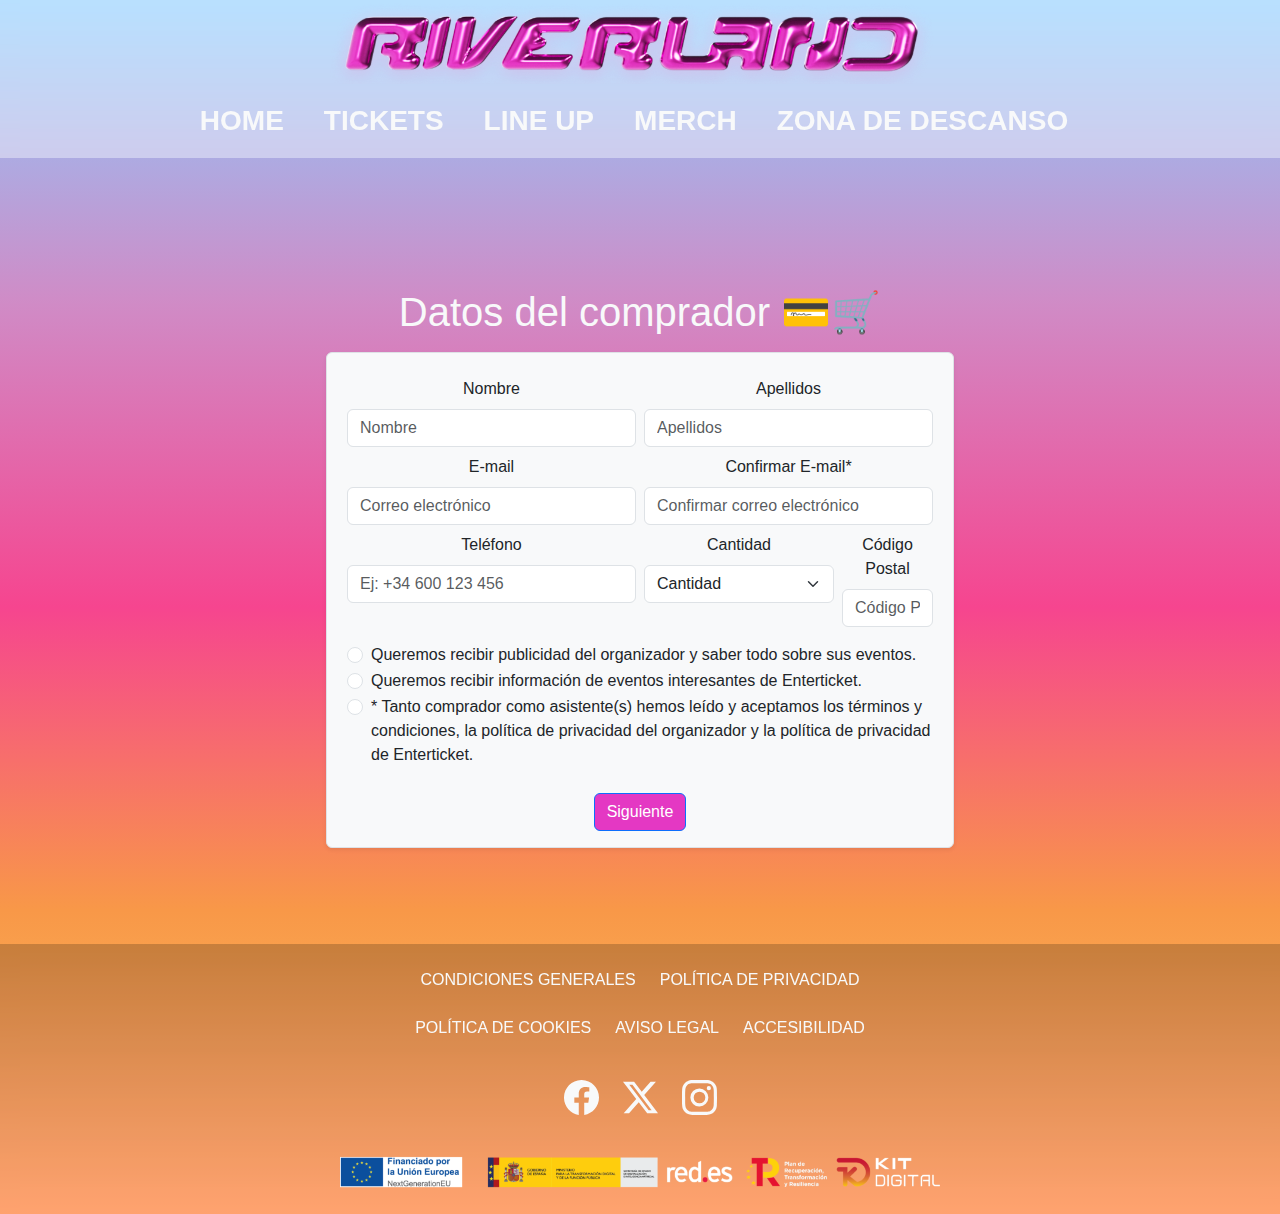
<file: portfolio/comprarEntradasRiver.html>
<!DOCTYPE html>
<html lang="en">

<head>
    <meta charset="UTF-8">
    <meta name="viewport" content="width=device-width, initial-scale=1.0">
    <title>PROYECTO GLOBAL 2EV: RIVERLAND</title>
    <link href="https://fonts.googleapis.com/css2?family=Smooch&display=swap" rel="stylesheet">
    <link href="https://cdn.jsdelivr.net/npm/bootstrap@5.3.3/dist/css/bootstrap.min.css" rel="stylesheet"
        integrity="sha384-QWTKZyjpPEjISv5WaRU9OFeRpok6YctnYmDr5pNlyT2bRjXh0JMhjY6hW+ALEwIH" crossorigin="anonymous">
    <link rel="stylesheet" href="../css/estilos.css">
</head>

<body>
    <!-- Contenedor principal donde esta todo, con el degradado -->
    <div class="container-fluid bg-gradient-custom">
        <!-- LOGO -->
        <div class="row bg-header-custom">
            <div class="row justify-content-center sticky-top">
                <div class="col-md-6">
                    <img src="../imagenes_video/logoPrincipalPagina.png" alt="Imagen Logo Riverland" class="img-fluid">
                </div>
            </div>

            <!-- NAVBAR -->
            <div class="row sticky-top">
                <nav class="navbar navbar-expand-lg text-center">
                    <div class="container justify-content-center">
                        <button class="navbar-toggler" type="button" data-bs-toggle="collapse"
                            data-bs-target="#navbarSupportedContent" aria-controls="navbarSupportedContent"
                            aria-expanded="false" aria-label="Toggle navigation">
                            <span class="navbar-toggler-icon"></span>
                        </button>

                        <div class="collapse navbar-collapse" id="navbarSupportedContent">
                            <!-- Mx-auto para ponerlo en el centro -->
                            <ul
                                class="navbar-nav mb-2 mb-lg-0 align-content-center text-center mx-auto gap-4 bg-letraNav-custom">
                                <li class="nav-item">
                                    <a class="nav-link active text-light fs-3" aria-current="page"
                                        href="../index.html"><b>HOME</b></a>
                                </li>

                                <li class="nav-item">
                                    <a class="nav-link active text-light fs-3" aria-current="page"
                                        href="ticketsRiverland.html"><b>TICKETS</b></a>
                                </li>

                                <li class="nav-item">
                                    <a class="nav-link active text-light fs-3" aria-current="page"
                                        href="lineUpRiverland.html"><b>LINE UP</b></a>
                                </li>

                                <li class="nav-item">
                                    <a class="nav-link active text-light fs-3" aria-current="page"
                                        href="merch.html"><b>MERCH</b></a>
                                </li>

                                <li class="nav-item">
                                    <a class="nav-link active text-light fs-3" aria-current="page" href="zonaDescanso.html"><b>ZONA DE DESCANSO</b></a>
                                </li>
                            </ul>
                        </div>
                    </div>
                </nav>
            </div>
        </div>

        <!-- Introducción: TICKETS Y ENTRADAS -->

        <div class="row justify-content-center pt-5 d-flex">
            <div class="col-12 align-content-center mx-auto pt-5">
                <div class="row justify-content-center pt-5">
                    <div class="col-12 pt-5">
                        <h1 class="text-center mt-5 mb-4 text-light pt-5">Datos del comprador 💳🛒</h1>
                    </div>
                </div>

                <!-- Formulario para comprar las entradas -->
                <!-- Formulario para comprar las entradas -->
                <form class="row g-2 w-50 mx-auto text-center p-3 border rounded shadow-sm bg-light mb-5">
                    <div class="col-md-6">
                        <label for="inputNombre" class="form-label">Nombre</label>
                        <input type="text" class="form-control" id="inputNombre" placeholder="Nombre" required>
                    </div>
                    <div class="col-md-6">
                        <label for="inputApellidos" class="form-label">Apellidos</label>
                        <input type="text" class="form-control" id="inputApellidos" placeholder="Apellidos" required>
                    </div>
                    <div class="col-md-6">
                        <label for="inputEmail" class="form-label">E-mail</label>
                        <input type="email" class="form-control" id="inputEmail" placeholder="Correo electrónico">
                    </div>
                    <div class="col-6">
                        <label for="inputConfirmarEmail" class="form-label">Confirmar E-mail*</label>
                        <input type="email" class="form-control" id="inputConfirmarEmail"
                            placeholder="Confirmar correo electrónico">
                    </div>
                    <div class="col-md-6">
                        <label for="inputTelefono" class="form-label">Teléfono</label>
                        <input type="tel" class="form-control" id="inputTelefono" placeholder="Ej: +34 600 123 456">
                    </div>
                    <div class="col-md-4">
                        <label for="inputCant" class="form-label">Cantidad</label>
                        <select id="inputCant" class="form-select">
                            <option selected>Cantidad</option>
                            <option>1</option>
                            <option>2</option>
                            <option>3</option>
                            <option>4</option>
                            <option>5</option>
                            <option>6</option>
                        </select>
                    </div>
                    <div class="col-md-2">
                        <label for="inputZip" class="form-label">Código Postal</label>
                        <input type="text" class="form-control" id="inputZip" placeholder="Código Postal">
                    </div>

                    <!-- Opciones con radio buttons -->
                    <div class="col-12 text-start mt-3 mb-3">
                        
                        <div class="form-check">
                            <input class="form-check-input" type="radio" name="radioOpciones" id="radioOpcion1">
                            <label class="form-check-label" for="radioOpcion1">
                                Queremos recibir publicidad del organizador y saber todo sobre sus eventos.
                            </label>
                            
                        </div>
                        <div class="form-check">
                            <input class="form-check-input" type="radio" name="radioOpciones" id="radioOpcion2">
                            <label class="form-check-label" for="radioOpcion2">
                                Queremos recibir información de eventos interesantes de Enterticket.
                            </label>
                        </div>
                        <div class="form-check">
                            <input class="form-check-input" type="radio" name="radioOpciones" id="radioOpcion3"
                                required>
                            <label class="form-check-label" for="radioOpcion3">
                                * Tanto comprador como asistente(s) hemos leído y aceptamos los términos y condiciones,
                                la política de privacidad del organizador y la política de privacidad de Enterticket.
                            </label>
                        </div>
                    </div>

                    <div class="col-12 text-center">
                        <a href="tarjeta.html" class="btn btn-primary w-30 bg-boton-custom">Siguiente</a>
                    </div>

                    
                </form>



            </div>
        </div>







        <!-- Footer -->
        <div class="row">
            <div class="footer text-center text-lg-start bg-footer-custom footer-expand-lg mt-5">
                <div class="container-fluid d-flex justify-content-center mt-4">
                    <div class="col-12 col-sm-10 col-md-8 col-lg-6 d-flex justify-content-center mx-auto">
                        <ul class="d-flex flex-row flex-wrap justify-content-center gap-4 list-unstyled">
                            <li>
                                <a class="text-light fs-6 text-decoration-none" href="#"><b>CONDICIONES
                                        GENERALES</b></a>
                            </li>
                            <li>
                                <a class="text-light fs-6 text-decoration-none" href="#"><b>POLÍTICA DE
                                        PRIVACIDAD</b></a>
                            </li>
                            <li>
                                <a class="text-light fs-6 text-decoration-none" href="#"><b>POLÍTICA DE COOKIES</b></a>
                            </li>
                            <li>
                                <a class="text-light fs-6 text-decoration-none" href="#"><b>AVISO LEGAL</b></a>
                            </li>
                            <li>
                                <a class="text-light fs-6 text-decoration-none" href="#"><b>ACCESIBILIDAD</b></a>
                            </li>
                        </ul>
                    </div>
                </div>

                <div class="container-fluid d-flex justify-content-center mt-4">
                    <div class="col-12 col-sm-10 col-md-8 col-lg-6 d-flex justify-content-center mx-auto">
                        <ul class="d-flex flex-row gap-4 list-unstyled">
                            <!-- Iconos de redes sociales -->
                            <li>
                                <a href="https://www.facebook.com/riverlandfestoficial/?locale=es_ES"
                                    class="text-light fs-5 text-decoration-none">
                                    <svg xmlns="http://www.w3.org/2000/svg" width="35" height="35" fill="currentColor"
                                        class="bi bi-facebook" viewBox="0 0 16 16">
                                        <path
                                            d="M16 8.049c0-4.446-3.582-8.05-8-8.05C3.58 0-.002 3.603-.002 8.05c0 4.017 2.926 7.347 6.75 7.951v-5.625h-2.03V8.05H6.75V6.275c0-2.017 1.195-3.131 3.022-3.131.876 0 1.791.157 1.791.157v1.98h-1.009c-.993 0-1.303.621-1.303 1.258v1.51h2.218l-.354 2.326H9.25V16c3.824-.604 6.75-3.934 6.75-7.951" />
                                    </svg>
                                    <i class="fab fa-facebook-f"></i>
                                </a>
                            </li>
                            <li>
                                <a href="https://x.com/RVLNDFEST?ref_src=twsrc%5Egoogle%7Ctwcamp%5Eserp%7Ctwgr%5Eauthor"
                                    class="text-light fs-5 text-decoration-none">
                                    <svg xmlns="http://www.w3.org/2000/svg" width="35" height="35" fill="currentColor"
                                        class="bi bi-twitter-x" viewBox="0 0 16 16">
                                        <path
                                            d="M12.6.75h2.454l-5.36 6.142L16 15.25h-4.937l-3.867-5.07-4.425 5.07H.316l5.733-6.57L0 .75h5.063l3.495 4.633L12.601.75Zm-.86 13.028h1.36L4.323 2.145H2.865z" />
                                    </svg>
                                    <i class="fab fa-twitter"></i>
                                </a>
                            </li>
                            <li>
                                <a href="https://www.instagram.com/riverland.fest/?hl=es"
                                    class="text-light fs-5 text-decoration-none">
                                    <svg xmlns="http://www.w3.org/2000/svg" width="35" height="35" fill="currentColor"
                                        class="bi bi-instagram" viewBox="0 0 16 16">
                                        <path
                                            d="M8 0C5.829 0 5.556.01 4.703.048 3.85.088 3.269.222 2.76.42a3.9 3.9 0 0 0-1.417.923A3.9 3.9 0 0 0 .42 2.76C.222 3.268.087 3.85.048 4.7.01 5.555 0 5.827 0 8.001c0 2.172.01 2.444.048 3.297.04.852.174 1.433.372 1.942.205.526.478.972.923 1.417.444.445.89.719 1.416.923.51.198 1.09.333 1.942.372C5.555 15.99 5.827 16 8 16s2.444-.01 3.298-.048c.851-.04 1.434-.174 1.943-.372a3.9 3.9 0 0 0 1.416-.923c.445-.445.718-.891.923-1.417.197-.509.332-1.09.372-1.942C15.99 10.445 16 10.173 16 8s-.01-2.445-.048-3.299c-.04-.851-.175-1.433-.372-1.941a3.9 3.9 0 0 0-.923-1.417A3.9 3.9 0 0 0 13.24.42c-.51-.198-1.092-.333-1.943-.372C10.443.01 10.172 0 7.998 0zm-.717 1.442h.718c2.136 0 2.389.007 3.232.046.78.035 1.204.166 1.486.275.373.145.64.319.92.599s.453.546.598.92c.11.281.24.705.275 1.485.039.843.047 1.096.047 3.231s-.008 2.389-.047 3.232c-.035.78-.166 1.203-.275 1.485a2.5 2.5 0 0 1-.599.919c-.28.28-.546.453-.92.598-.28.11-.704.24-1.485.276-.843.038-1.096.047-3.232.047s-2.39-.009-3.233-.047c-.78-.036-1.203-.166-1.485-.276a2.5 2.5 0 0 1-.92-.598 2.5 2.5 0 0 1-.6-.92c-.109-.281-.24-.705-.275-1.485-.038-.843-.046-1.096-.046-3.233s.008-2.388.046-3.231c.036-.78.166-1.204.276-1.486.145-.373.319-.64.599-.92s.546-.453.92-.598c.282-.11.705-.24 1.485-.276.738-.034 1.024-.044 2.515-.045zm4.988 1.328a.96.96 0 1 0 0 1.92.96.96 0 0 0 0-1.92m-4.27 1.122a4.109 4.109 0 1 0 0 8.217 4.109 4.109 0 0 0 0-8.217m0 1.441a2.667 2.667 0 1 1 0 5.334 2.667 2.667 0 0 1 0-5.334" />
                                    </svg>
                                    <i class="fab fa-instagram"></i>
                                </a>
                            </li>
                        </ul>
                    </div>
                </div>

                <div class="container-fluid d-flex justify-content-center mt-4 mb-4">
                    <div class="col-12 col-sm-10 col-md-8 col-lg-6 d-flex justify-content-center mx-auto">
                        <img src="../imagenes_video/unionEuropea.png" class="img-fluid justify-content-center"
                            style="width: 600px; height: auto">
                    </div>
                </div>

            </div>
        </div>

    </div>

    <script src="https://cdn.jsdelivr.net/npm/bootstrap@5.3.3/dist/js/bootstrap.bundle.min.js"
        integrity="sha384-YvpcrYf0tY3lHB60NNkmXc5s9fDVZLESaAA55NDzOxhy9GkcIdslK1eN7N6jIeHz"
        crossorigin="anonymous"></script>
</body>

</html>
</file>
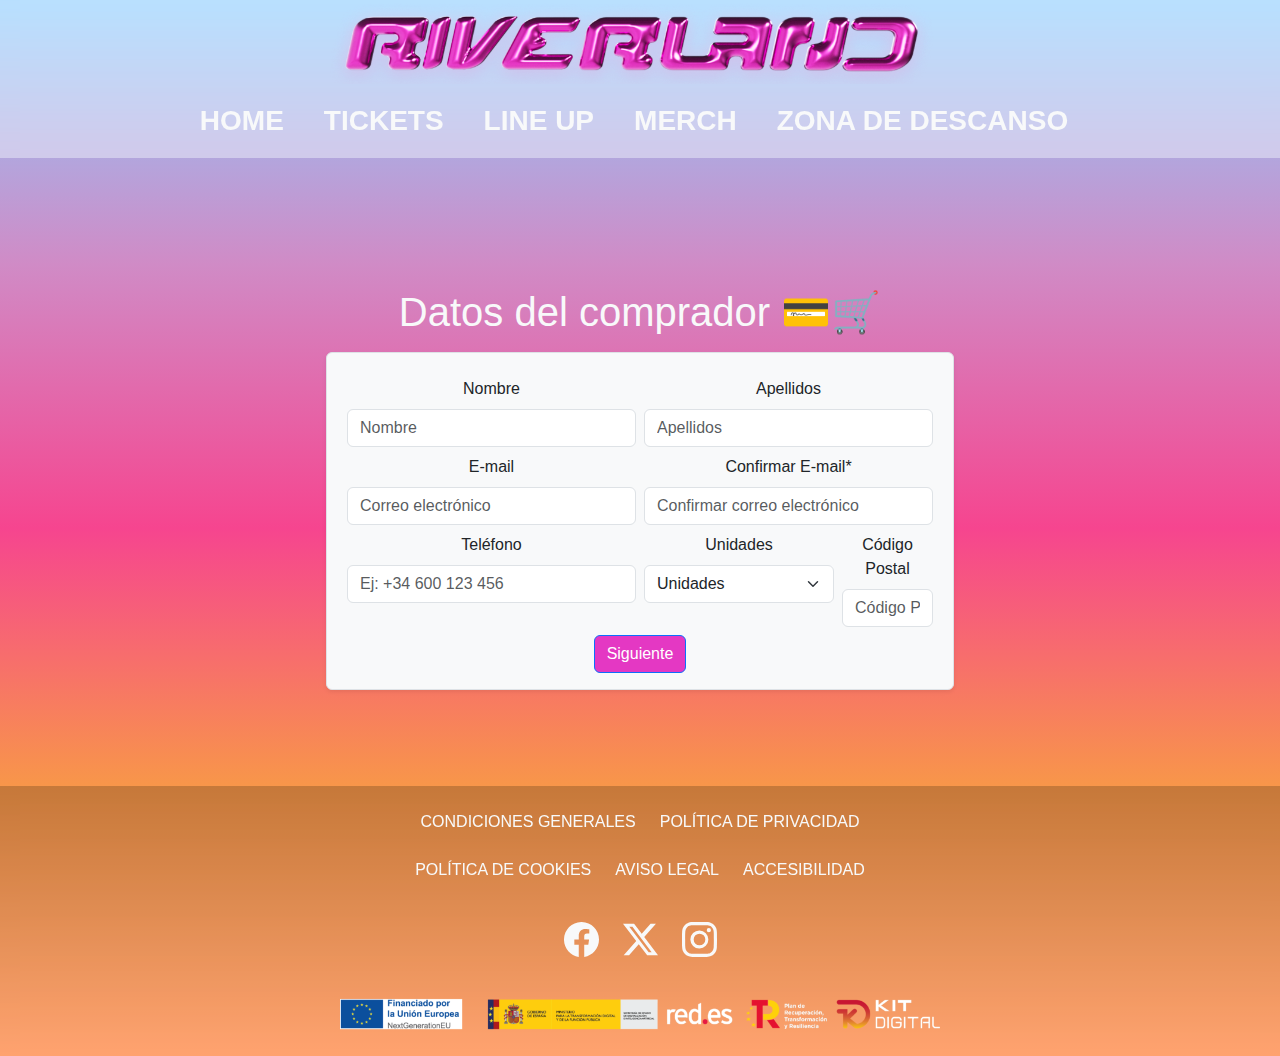
<file: portfolio/comprarMerch.html>
<!DOCTYPE html>
<html lang="en">

<head>
    <meta charset="UTF-8">
    <meta name="viewport" content="width=device-width, initial-scale=1.0">
    <title>PROYECTO GLOBAL 2EV: RIVERLAND</title>
    <link href="https://fonts.googleapis.com/css2?family=Smooch&display=swap" rel="stylesheet">
    <link href="https://cdn.jsdelivr.net/npm/bootstrap@5.3.3/dist/css/bootstrap.min.css" rel="stylesheet"
        integrity="sha384-QWTKZyjpPEjISv5WaRU9OFeRpok6YctnYmDr5pNlyT2bRjXh0JMhjY6hW+ALEwIH" crossorigin="anonymous">
    <link rel="stylesheet" href="../css/estilos.css">
</head>

<body>
    <!-- Contenedor principal donde esta todo, con el degradado -->
    <div class="container-fluid bg-gradient-custom">
        <!-- LOGO -->
        <div class="row bg-header-custom">
            <div class="row justify-content-center sticky-top">
                <div class="col-md-6">
                    <img src="../imagenes_video/logoPrincipalPagina.png" alt="Imagen Logo Riverland" class="img-fluid">
                </div>
            </div>

            <!-- NAVBAR -->
            <div class="row sticky-top">
                <nav class="navbar navbar-expand-lg text-center">
                    <div class="container justify-content-center">
                        <button class="navbar-toggler" type="button" data-bs-toggle="collapse"
                            data-bs-target="#navbarSupportedContent" aria-controls="navbarSupportedContent"
                            aria-expanded="false" aria-label="Toggle navigation">
                            <span class="navbar-toggler-icon"></span>
                        </button>

                        <div class="collapse navbar-collapse" id="navbarSupportedContent">
                            <!-- Mx-auto para ponerlo en el centro -->
                            <ul
                                class="navbar-nav mb-2 mb-lg-0 align-content-center text-center mx-auto gap-4 bg-letraNav-custom">
                                <li class="nav-item">
                                    <a class="nav-link active text-light fs-3" aria-current="page"
                                        href="../index.html"><b>HOME</b></a>
                                </li>

                                <li class="nav-item">
                                    <a class="nav-link active text-light fs-3" aria-current="page"
                                        href="ticketsRiverland.html"><b>TICKETS</b></a>
                                </li>

                                <li class="nav-item">
                                    <a class="nav-link active text-light fs-3" aria-current="page"
                                        href="lineUpRiverland.html"><b>LINE UP</b></a>
                                </li>

                                <li class="nav-item">
                                    <a class="nav-link active text-light fs-3" aria-current="page"
                                        href="merch.html"><b>MERCH</b></a>
                                </li>

                                <li class="nav-item">
                                    <a class="nav-link active text-light fs-3" aria-current="page" href="zonaDescanso.html"><b>ZONA DE DESCANSO</b></a>
                                </li>
                            </ul>
                        </div>
                    </div>
                </nav>
            </div>
        </div>

        <!-- Introducción: TICKETS Y ENTRADAS -->

        <div class="row justify-content-center pt-5 d-flex">
            <div class="col-12 align-content-center mx-auto pt-5">
                <div class="row justify-content-center pt-5">
                    <div class="col-12 pt-5">
                        <h1 class="text-center mt-5 mb-4 text-light pt-5">Datos del comprador 💳🛒</h1>
                    </div>
                </div>

                <!-- Formulario para comprar las entradas -->
                <form class="row g-2 w-50 mx-auto text-center p-3 border rounded shadow-sm bg-light mb-5">
                    <div class="col-md-6">
                        <label for="inputNombre" class="form-label">Nombre</label>
                        <input type="text" class="form-control" id="inputNombre" placeholder="Nombre" required>
                    </div>
                    <div class="col-md-6">
                        <label for="inputApellidos" class="form-label">Apellidos</label>
                        <input type="text" class="form-control" id="inputApellidos" placeholder="Apellidos" required>
                    </div>
                    <div class="col-md-6">
                        <label for="inputEmail" class="form-label">E-mail</label>
                        <input type="email" class="form-control" id="inputEmail" placeholder="Correo electrónico">
                    </div>
                    <div class="col-6">
                        <label for="inputConfirmarEmail" class="form-label">Confirmar E-mail*</label>
                        <input type="email" class="form-control" id="inputConfirmarEmail"
                            placeholder="Confirmar correo electrónico">
                    </div>
                    <div class="col-md-6">
                        <label for="inputTelefono" class="form-label">Teléfono</label>
                        <input type="tel" class="form-control" id="inputTelefono" placeholder="Ej: +34 600 123 456">
                    </div>
                    <div class="col-md-4">
                        <label for="inputCant" class="form-label">Unidades</label>
                        <select id="inputCant" class="form-select">
                            <option selected>Unidades</option>
                            <option>1</option>
                            <option>2</option>
                            <option>3</option>
                            <option>4</option>
                            <option>5</option>
                            <option>6</option>
                        </select>
                    </div>
                    <div class="col-md-2">
                        <label for="inputZip" class="form-label">Código Postal</label>
                        <input type="text" class="form-control" id="inputZip" placeholder="Código Postal">
                    </div>

                    <!-- Opciones con radio buttons -->
                    <!-- <div class="col-12 text-start mt-3 mb-3">
                        
                        <div class="form-check">
                            <input class="form-check-input" type="radio" name="radioOpciones" id="radioOpcion1">
                            <label class="form-check-label" for="radioOpcion1">
                                Queremos recibir publicidad del organizador y saber todo sobre sus eventos.
                            </label>
                            
                        </div>
                        <div class="form-check">
                            <input class="form-check-input" type="radio" name="radioOpciones" id="radioOpcion2">
                            <label class="form-check-label" for="radioOpcion2">
                                Queremos recibir información de eventos interesantes de Enterticket.
                            </label>
                        </div>
                        <div class="form-check">
                            <input class="form-check-input" type="radio" name="radioOpciones" id="radioOpcion3"
                                required>
                            <label class="form-check-label" for="radioOpcion3">
                                * Tanto comprador como asistente(s) hemos leído y aceptamos los términos y condiciones,
                                la política de privacidad del organizador y la política de privacidad de Enterticket.
                            </label>
                        </div>
                    </div> -->

                   

                    <div class="col-12 text-center">
                        <a href="tarjeta.html" class="btn btn-primary w-30 bg-boton-custom">Siguiente</a>
                    </div>
                </form>



            </div>
        </div>







        <!-- Footer -->
        <div class="row">
            <div class="footer text-center text-lg-start bg-footer-custom footer-expand-lg mt-5">
                <div class="container-fluid d-flex justify-content-center mt-4">
                    <div class="col-12 col-sm-10 col-md-8 col-lg-6 d-flex justify-content-center mx-auto">
                        <ul class="d-flex flex-row flex-wrap justify-content-center gap-4 list-unstyled">
                            <li>
                                <a class="text-light fs-6 text-decoration-none" href="#"><b>CONDICIONES
                                        GENERALES</b></a>
                            </li>
                            <li>
                                <a class="text-light fs-6 text-decoration-none" href="#"><b>POLÍTICA DE
                                        PRIVACIDAD</b></a>
                            </li>
                            <li>
                                <a class="text-light fs-6 text-decoration-none" href="#"><b>POLÍTICA DE COOKIES</b></a>
                            </li>
                            <li>
                                <a class="text-light fs-6 text-decoration-none" href="#"><b>AVISO LEGAL</b></a>
                            </li>
                            <li>
                                <a class="text-light fs-6 text-decoration-none" href="#"><b>ACCESIBILIDAD</b></a>
                            </li>
                        </ul>
                    </div>
                </div>

                <div class="container-fluid d-flex justify-content-center mt-4">
                    <div class="col-12 col-sm-10 col-md-8 col-lg-6 d-flex justify-content-center mx-auto">
                        <ul class="d-flex flex-row gap-4 list-unstyled">
                            <!-- Iconos de redes sociales -->
                            <li>
                                <a href="https://www.facebook.com/riverlandfestoficial/?locale=es_ES"
                                    class="text-light fs-5 text-decoration-none">
                                    <svg xmlns="http://www.w3.org/2000/svg" width="35" height="35" fill="currentColor"
                                        class="bi bi-facebook" viewBox="0 0 16 16">
                                        <path
                                            d="M16 8.049c0-4.446-3.582-8.05-8-8.05C3.58 0-.002 3.603-.002 8.05c0 4.017 2.926 7.347 6.75 7.951v-5.625h-2.03V8.05H6.75V6.275c0-2.017 1.195-3.131 3.022-3.131.876 0 1.791.157 1.791.157v1.98h-1.009c-.993 0-1.303.621-1.303 1.258v1.51h2.218l-.354 2.326H9.25V16c3.824-.604 6.75-3.934 6.75-7.951" />
                                    </svg>
                                    <i class="fab fa-facebook-f"></i>
                                </a>
                            </li>
                            <li>
                                <a href="https://x.com/RVLNDFEST?ref_src=twsrc%5Egoogle%7Ctwcamp%5Eserp%7Ctwgr%5Eauthor"
                                    class="text-light fs-5 text-decoration-none">
                                    <svg xmlns="http://www.w3.org/2000/svg" width="35" height="35" fill="currentColor"
                                        class="bi bi-twitter-x" viewBox="0 0 16 16">
                                        <path
                                            d="M12.6.75h2.454l-5.36 6.142L16 15.25h-4.937l-3.867-5.07-4.425 5.07H.316l5.733-6.57L0 .75h5.063l3.495 4.633L12.601.75Zm-.86 13.028h1.36L4.323 2.145H2.865z" />
                                    </svg>
                                    <i class="fab fa-twitter"></i>
                                </a>
                            </li>
                            <li>
                                <a href="https://www.instagram.com/riverland.fest/?hl=es"
                                    class="text-light fs-5 text-decoration-none">
                                    <svg xmlns="http://www.w3.org/2000/svg" width="35" height="35" fill="currentColor"
                                        class="bi bi-instagram" viewBox="0 0 16 16">
                                        <path
                                            d="M8 0C5.829 0 5.556.01 4.703.048 3.85.088 3.269.222 2.76.42a3.9 3.9 0 0 0-1.417.923A3.9 3.9 0 0 0 .42 2.76C.222 3.268.087 3.85.048 4.7.01 5.555 0 5.827 0 8.001c0 2.172.01 2.444.048 3.297.04.852.174 1.433.372 1.942.205.526.478.972.923 1.417.444.445.89.719 1.416.923.51.198 1.09.333 1.942.372C5.555 15.99 5.827 16 8 16s2.444-.01 3.298-.048c.851-.04 1.434-.174 1.943-.372a3.9 3.9 0 0 0 1.416-.923c.445-.445.718-.891.923-1.417.197-.509.332-1.09.372-1.942C15.99 10.445 16 10.173 16 8s-.01-2.445-.048-3.299c-.04-.851-.175-1.433-.372-1.941a3.9 3.9 0 0 0-.923-1.417A3.9 3.9 0 0 0 13.24.42c-.51-.198-1.092-.333-1.943-.372C10.443.01 10.172 0 7.998 0zm-.717 1.442h.718c2.136 0 2.389.007 3.232.046.78.035 1.204.166 1.486.275.373.145.64.319.92.599s.453.546.598.92c.11.281.24.705.275 1.485.039.843.047 1.096.047 3.231s-.008 2.389-.047 3.232c-.035.78-.166 1.203-.275 1.485a2.5 2.5 0 0 1-.599.919c-.28.28-.546.453-.92.598-.28.11-.704.24-1.485.276-.843.038-1.096.047-3.232.047s-2.39-.009-3.233-.047c-.78-.036-1.203-.166-1.485-.276a2.5 2.5 0 0 1-.92-.598 2.5 2.5 0 0 1-.6-.92c-.109-.281-.24-.705-.275-1.485-.038-.843-.046-1.096-.046-3.233s.008-2.388.046-3.231c.036-.78.166-1.204.276-1.486.145-.373.319-.64.599-.92s.546-.453.92-.598c.282-.11.705-.24 1.485-.276.738-.034 1.024-.044 2.515-.045zm4.988 1.328a.96.96 0 1 0 0 1.92.96.96 0 0 0 0-1.92m-4.27 1.122a4.109 4.109 0 1 0 0 8.217 4.109 4.109 0 0 0 0-8.217m0 1.441a2.667 2.667 0 1 1 0 5.334 2.667 2.667 0 0 1 0-5.334" />
                                    </svg>
                                    <i class="fab fa-instagram"></i>
                                </a>
                            </li>
                        </ul>
                    </div>
                </div>

                <div class="container-fluid d-flex justify-content-center mt-4 mb-4">
                    <div class="col-12 col-sm-10 col-md-8 col-lg-6 d-flex justify-content-center mx-auto">
                        <img src="../imagenes_video/unionEuropea.png" class="img-fluid justify-content-center"
                            style="width: 600px; height: auto">
                    </div>
                </div>

            </div>
        </div>

    </div>

    <script src="https://cdn.jsdelivr.net/npm/bootstrap@5.3.3/dist/js/bootstrap.bundle.min.js"
        integrity="sha384-YvpcrYf0tY3lHB60NNkmXc5s9fDVZLESaAA55NDzOxhy9GkcIdslK1eN7N6jIeHz"
        crossorigin="anonymous"></script>
</body>

</html>
</file>
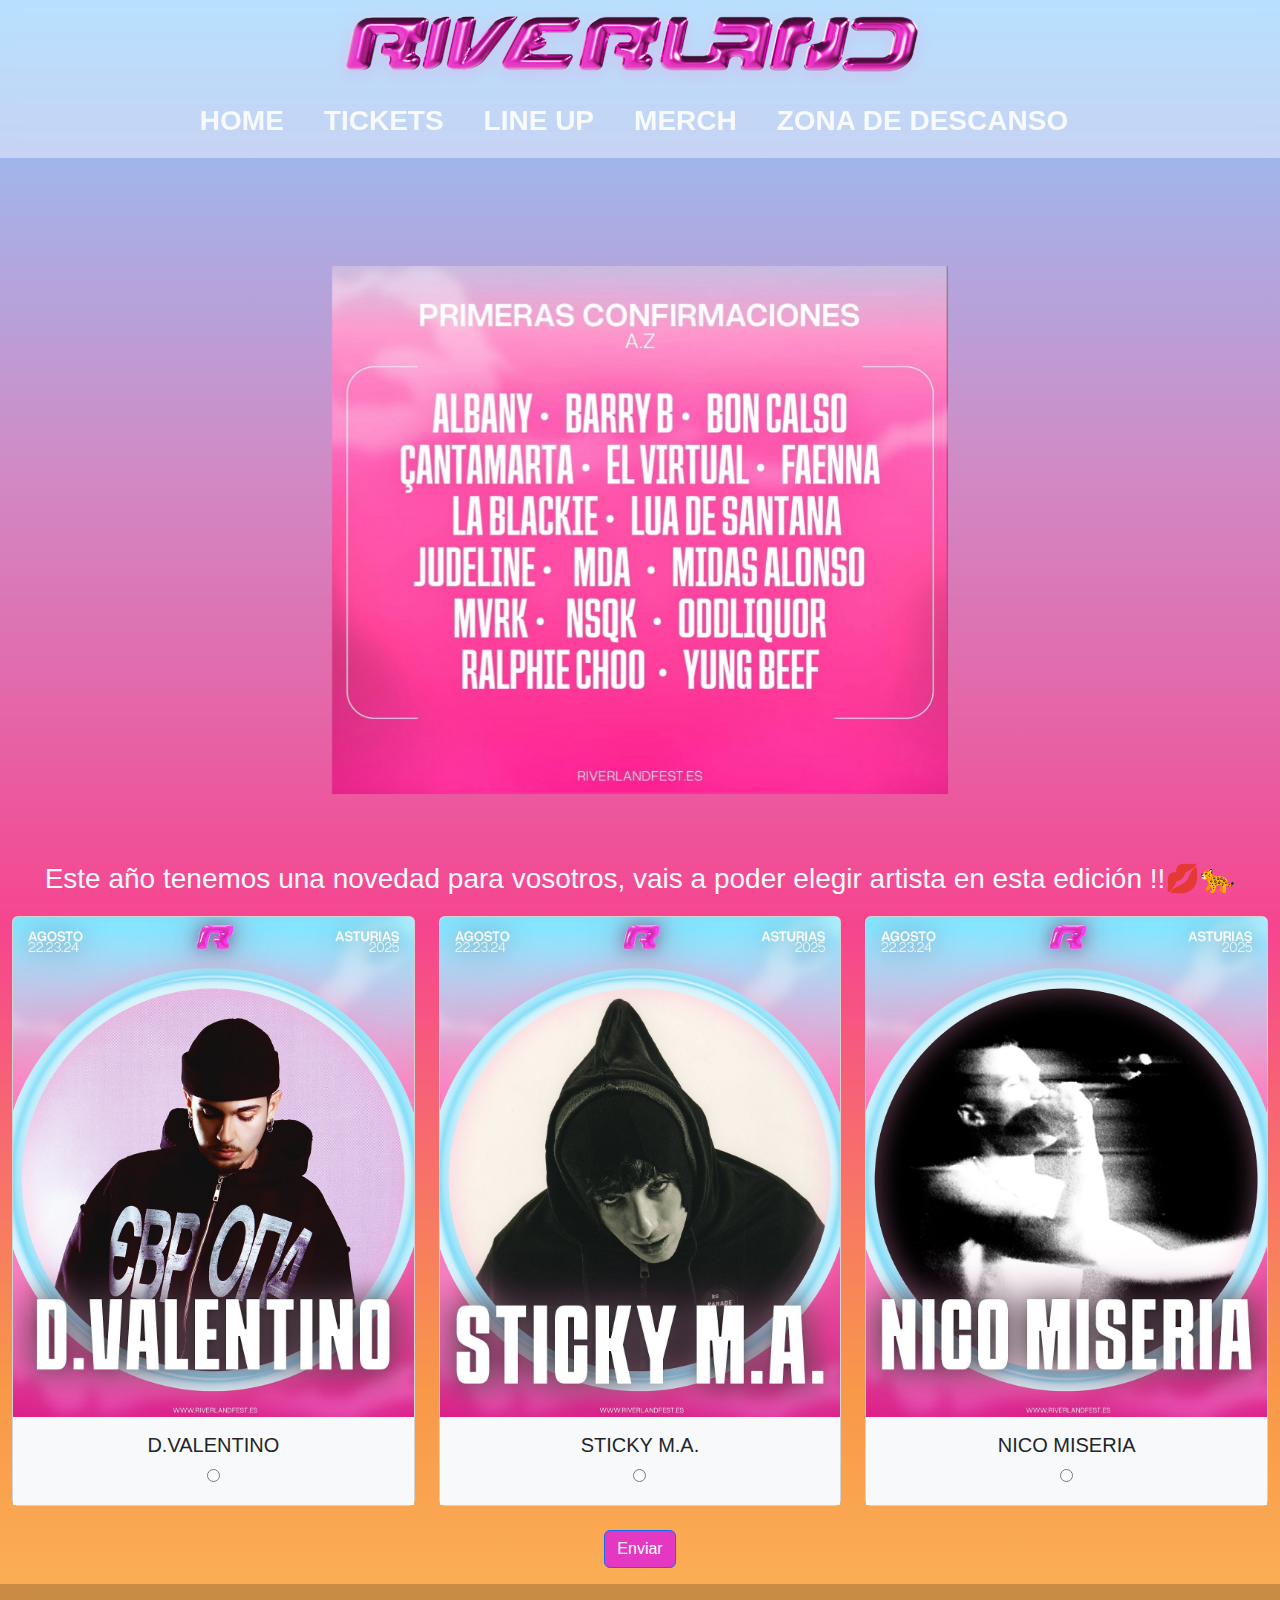
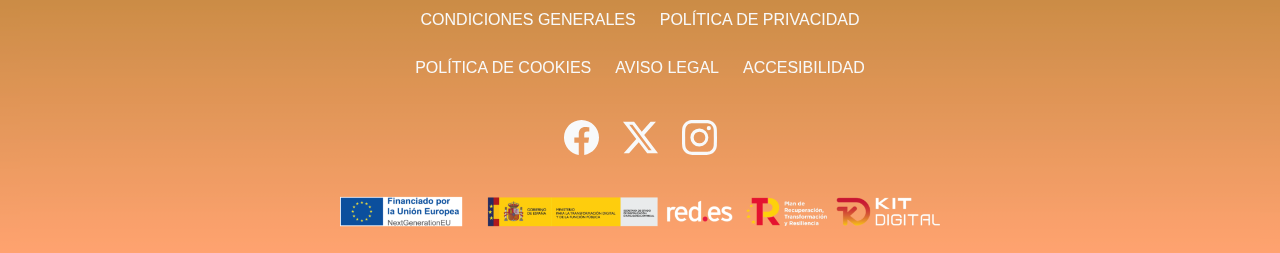
<file: portfolio/lineUpRiverland.html>
<!DOCTYPE html>
<html lang="en">

<head>
    <meta charset="UTF-8">
    <meta name="viewport" content="width=device-width, initial-scale=1.0">
    <title>PROYECTO GLOBAL 2EV: RIVERLAND</title>
    <link href="https://fonts.googleapis.com/css2?family=Smooch&display=swap" rel="stylesheet">
    <link href="https://cdn.jsdelivr.net/npm/bootstrap@5.3.3/dist/css/bootstrap.min.css" rel="stylesheet"
        integrity="sha384-QWTKZyjpPEjISv5WaRU9OFeRpok6YctnYmDr5pNlyT2bRjXh0JMhjY6hW+ALEwIH" crossorigin="anonymous">
    <link rel="stylesheet" href="../css/estilos.css">
</head>

<body>
    <!-- Contenedor principal donde esta todo, con el degradado -->
    <div class="container-fluid bg-gradient-custom">
        <!-- LOGO -->
        <div class="row bg-header-custom">
            <div class="row justify-content-center sticky-top">
                <div class="col-md-6">
                    <img src="../imagenes_video/logoPrincipalPagina.png" alt="Imagen Logo Riverland" class="img-fluid">
                </div>
            </div>

            <!-- NAVBAR -->
            <div class="row sticky-top">
                <nav class="navbar navbar-expand-lg text-center">
                    <div class="container justify-content-center">
                        <button class="navbar-toggler" type="button" data-bs-toggle="collapse"
                            data-bs-target="#navbarSupportedContent" aria-controls="navbarSupportedContent"
                            aria-expanded="false" aria-label="Toggle navigation">
                            <span class="navbar-toggler-icon"></span>
                        </button>

                        <div class="collapse navbar-collapse" id="navbarSupportedContent">
                            <!-- Mx-auto para ponerlo en el centro -->
                            <ul
                                class="navbar-nav mb-2 mb-lg-0 align-content-center text-center mx-auto gap-4 bg-letraNav-custom">
                                <li class="nav-item">
                                    <a class="nav-link active text-light fs-3" aria-current="page"
                                        href="../index.html"><b>HOME</b></a>
                                </li>

                                <li class="nav-item">
                                    <a class="nav-link active text-light fs-3" aria-current="page"
                                        href="ticketsRiverland.html"><b>TICKETS</b></a>
                                </li>

                                <li class="nav-item">
                                    <a class="nav-link active text-light fs-3" aria-current="page"
                                        href="lineUpRiverland.html"><b>LINE UP</b></a>
                                </li>

                                <li class="nav-item">
                                    <a class="nav-link active text-light fs-3" aria-current="page"
                                        href="merch.html"><b>MERCH</b></a>
                                </li>

                                <li class="nav-item">
                                    <a class="nav-link active text-light fs-3" aria-current="page" href="zonaDescanso.html"><b>ZONA DE DESCANSO</b></a>
                                </li>
                            </ul>
                        </div>
                    </div>
                </nav>
            </div>
        </div>

        <!-- Imagen Line Up con titulo -->
        <div class="row justify-content-center pb-3 d-flex">
            <div class="col-12 align-content-center mx-auto">
                <div id="carouselExampleFade" class="carousel slide carousel-fade">
                    <div class="carousel-inner">
                        <div class="carousel-item active">
                            <!-- <div class="row">
                                 <h2 class="text-center text-light mt-1 fw-lighter"><b>22 - 23 - 24 DE AGOSTO 2025 !! 🌟</b></h2>
                            </div> -->
                           <div class="row justify-content-center">
                             <img src="../imagenes_video/lineupRiver.png" class="d-block w-50 mt-3 img-fluid mb-5" alt="Imagen Principal Pogo" >
                           </div>
                           
                        </div>
                    </div>
                </div>
            </div>
        </div>

        <!-- Artistas novedad para votar -->
        
<div class="row justify-content-center pb-3 d-flex">
    <div class="col-12 align-content-center mx-auto">
        <p class="text-center fs-3 text-light">Este año tenemos una novedad para vosotros, vais a poder elegir artista en esta edición !!💋🐆</p>

        <form id="voteForm">
            <div class="row row-cols-1 row-cols-md-2 row-cols-lg-3 g-4">
                <div class="col">
                    <div class="card h-100 rounded-2">
                        <img src="../imagenes_video/dvalentino.jpg" class="card-img-top img-fluid" alt="D. Valentino">
                        <div class="card-body bg-light text-center align-content-center">
                            <h5 class="card-title">D.VALENTINO</h5>
                            <input type="radio" name="artist" value="D. Valentino" required>
                        </div>
                    </div>
                </div>
                <div class="col">
                    <div class="card h-100 rounded-2">
                        <img src="../imagenes_video/sticky.jpg" class="card-img-top img-fluid" alt="Sticky">
                        <div class="card-body bg-light text-center align-content-center">
                            <h5 class="card-title">STICKY M.A.</h5>
                            <input type="radio" name="artist" value="Sticky" required>
                        </div>
                    </div>
                </div>
                <div class="col">
                    <div class="card h-100 rounded-2">
                        <img src="../imagenes_video/nico.jpg" class="card-img-top img-fluid" alt="Nico">
                        <div class="card-body bg-light text-center align-content-center">
                            <h5 class="card-title">NICO MISERIA</h5>
                            <input type="radio" name="artist" value="Nico" required>
                        </div>
                    </div>
                </div>
            </div>
            <div class="text-center mt-4">
                <button type="submit" class="btn btn-primary bg-boton-custom">Enviar</button>
            </div>
        </form>

        <div id="thankYouMessage" class="alert alert-pink text-center mt-4" style="display: none; background-color: #ffccdc; color: #333; padding: 15px; border-radius: 10px; position: relative;">
            <b>¡Gracias por tu voto! Tu elección ha sido registrada.</b>
            <button type="button" class="close" onclick="document.getElementById('thankYouMessage').style.display='none';" style="position: absolute; top: 5px; right: 10px; border: none; background: none; font-size: 20px;">&times;</button>
        </div>
    </div>
</div>

<script>
    document.getElementById("voteForm").addEventListener("submit", function(event) {
        event.preventDefault(); // Evita que la página se recargue
        document.getElementById("thankYouMessage").style.display = "block";
    });
</script>

        

        <!-- Footer -->
        <div class="row">
            <div class="footer text-center text-lg-start bg-footer-custom footer-expand-lg">
                <div class="container-fluid d-flex justify-content-center mt-4">
                    <div class="col-12 col-sm-10 col-md-8 col-lg-6 d-flex justify-content-center mx-auto">
                        <ul class="d-flex flex-row flex-wrap justify-content-center gap-4 list-unstyled">
                            <li>
                                <a class="text-light fs-6 text-decoration-none" href="#"><b>CONDICIONES
                                        GENERALES</b></a>
                            </li>
                            <li>
                                <a class="text-light fs-6 text-decoration-none" href="#"><b>POLÍTICA DE
                                        PRIVACIDAD</b></a>
                            </li>
                            <li>
                                <a class="text-light fs-6 text-decoration-none" href="#"><b>POLÍTICA DE COOKIES</b></a>
                            </li>
                            <li>
                                <a class="text-light fs-6 text-decoration-none" href="#"><b>AVISO LEGAL</b></a>
                            </li>
                            <li>
                                <a class="text-light fs-6 text-decoration-none" href="#"><b>ACCESIBILIDAD</b></a>
                            </li>
                        </ul>
                    </div>
                </div>

                <div class="container-fluid d-flex justify-content-center mt-4">
                    <div class="col-12 col-sm-10 col-md-8 col-lg-6 d-flex justify-content-center mx-auto">
                        <ul class="d-flex flex-row gap-4 list-unstyled">
                            <!-- Iconos de redes sociales -->
                            <li>
                                <a href="https://www.facebook.com/riverlandfestoficial/?locale=es_ES"
                                    class="text-light fs-5 text-decoration-none">
                                    <svg xmlns="http://www.w3.org/2000/svg" width="35" height="35" fill="currentColor"
                                        class="bi bi-facebook" viewBox="0 0 16 16">
                                        <path
                                            d="M16 8.049c0-4.446-3.582-8.05-8-8.05C3.58 0-.002 3.603-.002 8.05c0 4.017 2.926 7.347 6.75 7.951v-5.625h-2.03V8.05H6.75V6.275c0-2.017 1.195-3.131 3.022-3.131.876 0 1.791.157 1.791.157v1.98h-1.009c-.993 0-1.303.621-1.303 1.258v1.51h2.218l-.354 2.326H9.25V16c3.824-.604 6.75-3.934 6.75-7.951" />
                                    </svg>
                                    <i class="fab fa-facebook-f"></i>
                                </a>
                            </li>
                            <li>
                                <a href="https://x.com/RVLNDFEST?ref_src=twsrc%5Egoogle%7Ctwcamp%5Eserp%7Ctwgr%5Eauthor"
                                    class="text-light fs-5 text-decoration-none">
                                    <svg xmlns="http://www.w3.org/2000/svg" width="35" height="35" fill="currentColor"
                                        class="bi bi-twitter-x" viewBox="0 0 16 16">
                                        <path
                                            d="M12.6.75h2.454l-5.36 6.142L16 15.25h-4.937l-3.867-5.07-4.425 5.07H.316l5.733-6.57L0 .75h5.063l3.495 4.633L12.601.75Zm-.86 13.028h1.36L4.323 2.145H2.865z" />
                                    </svg>
                                    <i class="fab fa-twitter"></i>
                                </a>
                            </li>
                            <li>
                                <a href="https://www.instagram.com/riverland.fest/?hl=es"
                                    class="text-light fs-5 text-decoration-none">
                                    <svg xmlns="http://www.w3.org/2000/svg" width="35" height="35" fill="currentColor"
                                        class="bi bi-instagram" viewBox="0 0 16 16">
                                        <path
                                            d="M8 0C5.829 0 5.556.01 4.703.048 3.85.088 3.269.222 2.76.42a3.9 3.9 0 0 0-1.417.923A3.9 3.9 0 0 0 .42 2.76C.222 3.268.087 3.85.048 4.7.01 5.555 0 5.827 0 8.001c0 2.172.01 2.444.048 3.297.04.852.174 1.433.372 1.942.205.526.478.972.923 1.417.444.445.89.719 1.416.923.51.198 1.09.333 1.942.372C5.555 15.99 5.827 16 8 16s2.444-.01 3.298-.048c.851-.04 1.434-.174 1.943-.372a3.9 3.9 0 0 0 1.416-.923c.445-.445.718-.891.923-1.417.197-.509.332-1.09.372-1.942C15.99 10.445 16 10.173 16 8s-.01-2.445-.048-3.299c-.04-.851-.175-1.433-.372-1.941a3.9 3.9 0 0 0-.923-1.417A3.9 3.9 0 0 0 13.24.42c-.51-.198-1.092-.333-1.943-.372C10.443.01 10.172 0 7.998 0zm-.717 1.442h.718c2.136 0 2.389.007 3.232.046.78.035 1.204.166 1.486.275.373.145.64.319.92.599s.453.546.598.92c.11.281.24.705.275 1.485.039.843.047 1.096.047 3.231s-.008 2.389-.047 3.232c-.035.78-.166 1.203-.275 1.485a2.5 2.5 0 0 1-.599.919c-.28.28-.546.453-.92.598-.28.11-.704.24-1.485.276-.843.038-1.096.047-3.232.047s-2.39-.009-3.233-.047c-.78-.036-1.203-.166-1.485-.276a2.5 2.5 0 0 1-.92-.598 2.5 2.5 0 0 1-.6-.92c-.109-.281-.24-.705-.275-1.485-.038-.843-.046-1.096-.046-3.233s.008-2.388.046-3.231c.036-.78.166-1.204.276-1.486.145-.373.319-.64.599-.92s.546-.453.92-.598c.282-.11.705-.24 1.485-.276.738-.034 1.024-.044 2.515-.045zm4.988 1.328a.96.96 0 1 0 0 1.92.96.96 0 0 0 0-1.92m-4.27 1.122a4.109 4.109 0 1 0 0 8.217 4.109 4.109 0 0 0 0-8.217m0 1.441a2.667 2.667 0 1 1 0 5.334 2.667 2.667 0 0 1 0-5.334" />
                                    </svg>
                                    <i class="fab fa-instagram"></i>
                                </a>
                            </li>
                        </ul>
                    </div>
                </div>

                <div class="container-fluid d-flex justify-content-center mt-4 mb-4">
                    <div class="col-12 col-sm-10 col-md-8 col-lg-6 d-flex justify-content-center mx-auto">
                        <img src="../imagenes_video/unionEuropea.png" class="img-fluid justify-content-center"
                            style="width: 600px; height: auto">
                    </div>
                </div>

            </div>
        </div>
    
</div>
   
    <script src="https://cdn.jsdelivr.net/npm/bootstrap@5.3.3/dist/js/bootstrap.bundle.min.js"
        integrity="sha384-YvpcrYf0tY3lHB60NNkmXc5s9fDVZLESaAA55NDzOxhy9GkcIdslK1eN7N6jIeHz"
        crossorigin="anonymous"></script>
</body>

</html>
</file>
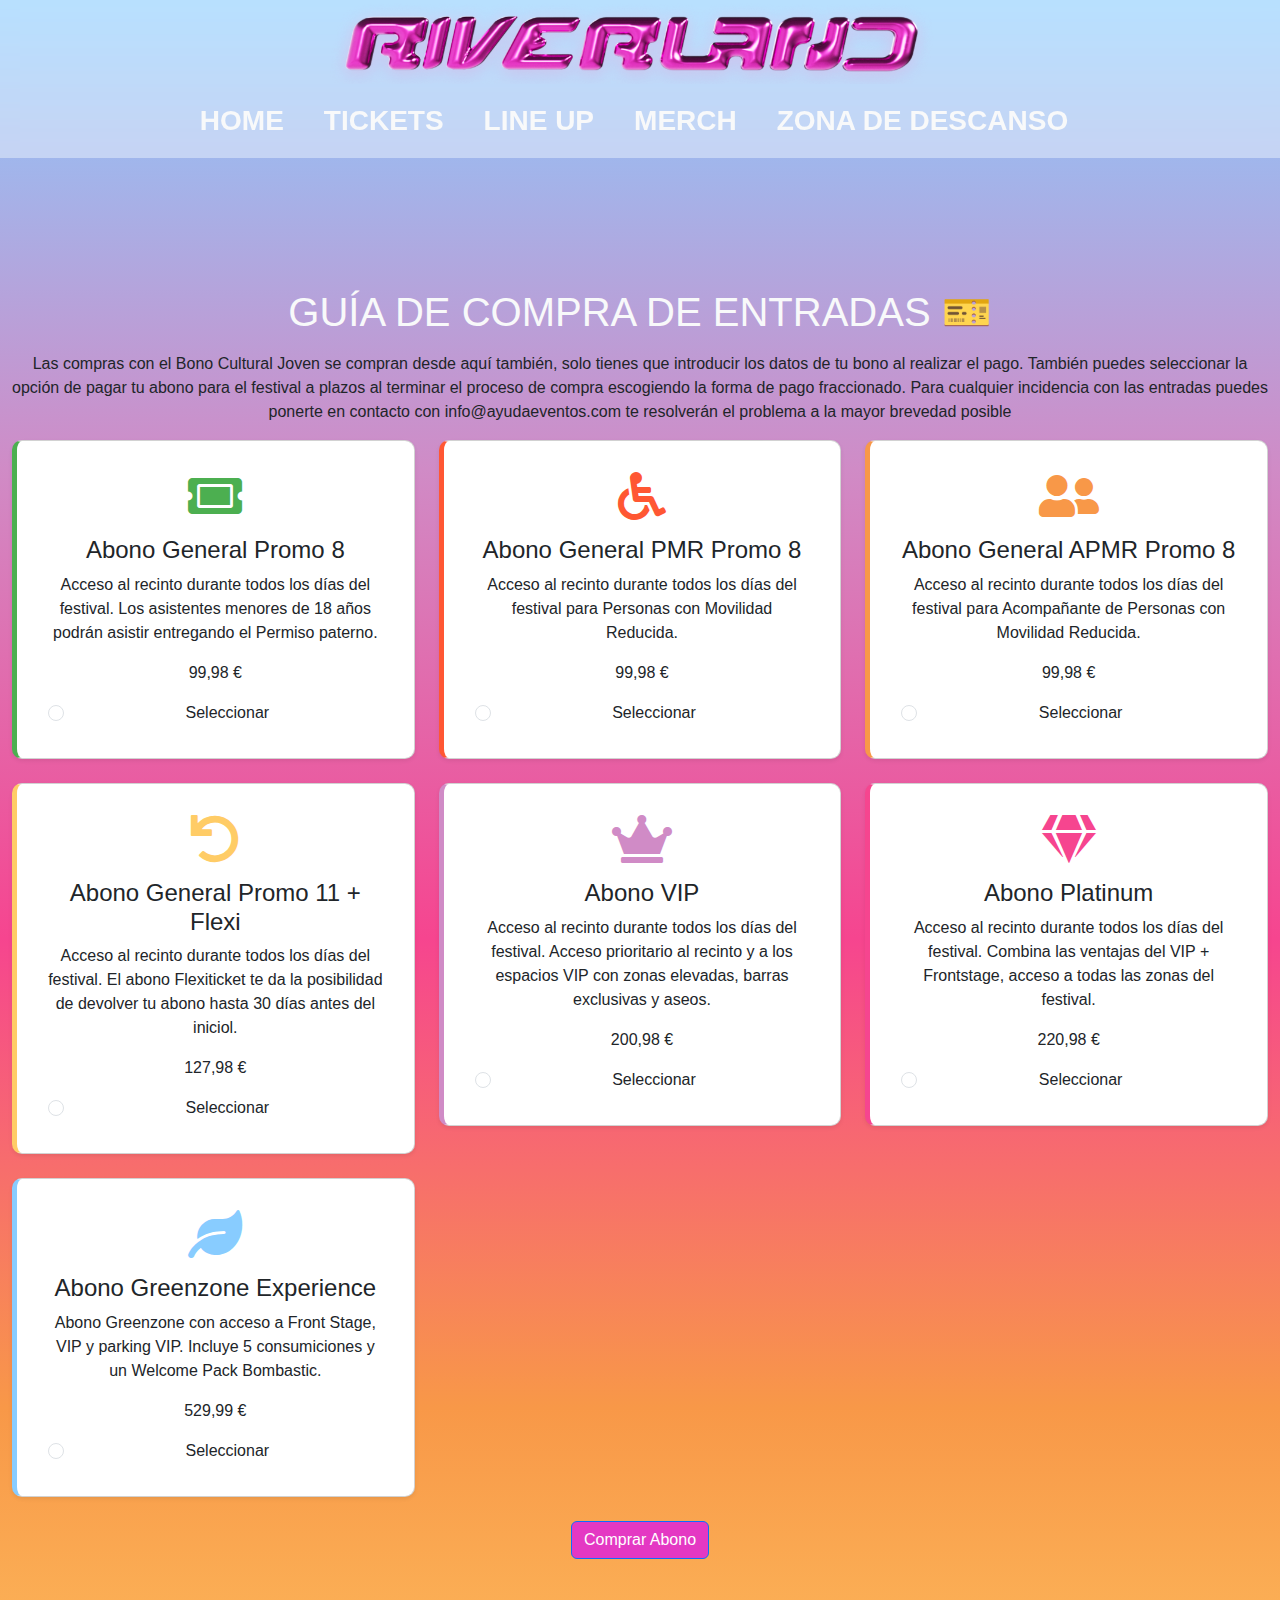
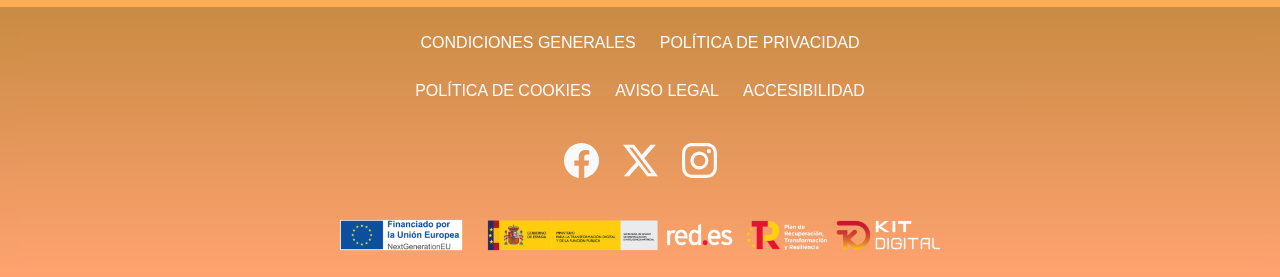
<file: portfolio/ticketsRiverland.html>
<!DOCTYPE html>
<html lang="en">

<head>
    <meta charset="UTF-8">
    <meta name="viewport" content="width=device-width, initial-scale=1.0">
    <title>PROYECTO GLOBAL 2EV: RIVERLAND</title>
    <link href="https://fonts.googleapis.com/css2?family=Smooch&display=swap" rel="stylesheet">
    <link href="https://cdn.jsdelivr.net/npm/bootstrap@5.3.3/dist/css/bootstrap.min.css" rel="stylesheet"
        integrity="sha384-QWTKZyjpPEjISv5WaRU9OFeRpok6YctnYmDr5pNlyT2bRjXh0JMhjY6hW+ALEwIH" crossorigin="anonymous">
    <link rel="stylesheet" href="../css/estilos.css">
    <!-- pa personalizar los iconos de las entradas -->
    <link rel="stylesheet" href="https://cdnjs.cloudflare.com/ajax/libs/font-awesome/5.15.4/css/all.min.css">
</head>

<body>
    <!-- Contenedor principal donde esta todo, con el degradado -->
    <div class="container-fluid bg-gradient-custom">
        <!-- LOGO -->
        <div class="row bg-header-custom">
            <div class="row justify-content-center sticky-top">
                <div class="col-md-6">
                    <img src="../imagenes_video/logoPrincipalPagina.png" alt="Imagen Logo Riverland" class="img-fluid">
                </div>
            </div>

            <!-- NAVBAR -->
            <div class="row sticky-top">
                <nav class="navbar navbar-expand-lg text-center">
                    <div class="container justify-content-center">
                        <button class="navbar-toggler" type="button" data-bs-toggle="collapse"
                            data-bs-target="#navbarSupportedContent" aria-controls="navbarSupportedContent"
                            aria-expanded="false" aria-label="Toggle navigation">
                            <span class="navbar-toggler-icon"></span>
                        </button>

                        <div class="collapse navbar-collapse" id="navbarSupportedContent">
                            <!-- Mx-auto para ponerlo en el centro -->
                            <ul
                                class="navbar-nav mb-2 mb-lg-0 align-content-center text-center mx-auto gap-4 bg-letraNav-custom">
                                <li class="nav-item">
                                    <a class="nav-link active text-light fs-3" aria-current="page"
                                        href="../index.html"><b>HOME</b></a>
                                </li>

                                <li class="nav-item">
                                    <a class="nav-link active text-light fs-3" aria-current="page"
                                        href="ticketsRiverland.html"><b>TICKETS</b></a>
                                </li>

                                <li class="nav-item">
                                    <a class="nav-link active text-light fs-3" aria-current="page"
                                        href="lineUpRiverland.html"><b>LINE UP</b></a>
                                </li>

                                <li class="nav-item">
                                    <a class="nav-link active text-light fs-3" aria-current="page"
                                        href="merch.html"><b>MERCH</b></a>
                                </li>

                                <li class="nav-item">
                                    <a class="nav-link active text-light fs-3" aria-current="page" href="zonaDescanso.html"><b>ZONA DE DESCANSO</b></a>
                                </li>
                            </ul>
                        </div>
                    </div>
                </nav>
            </div>
        </div>

      <!-- Introducción: TICKETS Y ENTRADAS -->
        
      <div class="row justify-content-center pt-5 d-flex">
        <div class="col-12 align-content-center mx-auto pt-5">
            <div class="row justify-content-center pt-5">
                <div class="col-12 pt-5">
            <h1 class="text-center mt-5 mb-3 text-light pt-5">GUÍA DE COMPRA DE ENTRADAS 🎫</h1>
            </div>
            </div>

            <div class="row justify-content-center">
                <p class="text-center">Las compras con el Bono Cultural Joven se compran desde aquí también, solo tienes que introducir los datos de tu bono al realizar el pago.

                    También puedes seleccionar la opción de pagar tu abono para el festival a plazos al terminar el proceso de compra escogiendo la forma de pago fraccionado.
                    
                    Para cualquier incidencia con las entradas puedes ponerte en contacto con info@ayudaeventos.com te resolverán el problema a la mayor brevedad posible</p>
            </div>
                
        </div>
      </div>
        
      <!-- Tabla con distintos precios -->
   
    
    <div class="row">
        <!-- Abono General Promo 8 -->
        <div class="col-12 col-md-6 col-lg-4 mb-4">
            <div class="card shadow-sm abono-card abono-1">
                <div class="card-body text-center">
                    <i class="fas fa-ticket-alt fa-3x mb-3 abono-icon"></i>
                    <h4 class="card-title">Abono General Promo 8</h4>
                    <p class="card-text">Acceso al recinto durante todos los días del festival. Los asistentes menores de 18 años podrán asistir entregando el Permiso paterno.</p>
                    <p class="font-weight-bold">99,98 €</p>
                    <div class="form-check">
                        <input class="form-check-input" type="radio" name="abono" id="abono1" value="99.98">
                        <label class="form-check-label" for="abono1">Seleccionar</label>
                    </div>
                </div>
            </div>
        </div>
    
        <!-- Abono General PMR Promo 8 -->
        <div class="col-12 col-md-6 col-lg-4 mb-4">
            <div class="card shadow-sm abono-card abono-2">
                <div class="card-body text-center">
                    <i class="fas fa-wheelchair fa-3x mb-3 abono-icon"></i>
                    <h4 class="card-title">Abono General PMR Promo 8</h4>
                    <p class="card-text">Acceso al recinto durante todos los días del festival para Personas con Movilidad Reducida.</p>
                    <p class="font-weight-bold">99,98 €</p>
                    <div class="form-check">
                        <input class="form-check-input" type="radio" name="abono" id="abono2" value="99.98">
                        <label class="form-check-label" for="abono2">Seleccionar</label>
                    </div>
                </div>
            </div>
        </div>
    
        <!-- Abono General APMR Promo 8 -->
        <div class="col-12 col-md-6 col-lg-4 mb-4">
            <div class="card shadow-sm abono-card abono-3">
                <div class="card-body text-center">
                    <i class="fas fa-user-friends fa-3x mb-3 abono-icon"></i>
                    <h4 class="card-title">Abono General APMR Promo 8</h4>
                    <p class="card-text">Acceso al recinto durante todos los días del festival para Acompañante de Personas con Movilidad Reducida.</p>
                    <p class="font-weight-bold">99,98 €</p>
                    <div class="form-check">
                        <input class="form-check-input" type="radio" name="abono" id="abono3" value="99.98">
                        <label class="form-check-label" for="abono3">Seleccionar</label>
                    </div>
                </div>
            </div>
        </div>
    
        <!-- Abono General Promo 11 + Flexi -->
        <div class="col-12 col-md-6 col-lg-4 mb-4">
            <div class="card shadow-sm abono-card abono-4">
                <div class="card-body text-center">
                    <i class="fas fa-undo fa-3x mb-3 abono-icon"></i>
                    <h4 class="card-title">Abono General Promo 11 + Flexi</h4>
                    <p class="card-text">Acceso al recinto durante todos los días del festival. El abono Flexiticket te da la posibilidad de devolver tu abono hasta 30 días antes del iniciol.</p>
                    <p class="font-weight-bold">127,98 €</p>
                    <div class="form-check">
                        <input class="form-check-input" type="radio" name="abono" id="abono4" value="127.98">
                        <label class="form-check-label" for="abono4">Seleccionar</label>
                    </div>
                </div>
            </div>
        </div>
    
        <!-- Abono VIP -->
        <div class="col-12 col-md-6 col-lg-4 mb-4">
            <div class="card shadow-sm abono-card abono-5">
                <div class="card-body text-center">
                    <i class="fas fa-crown fa-3x mb-3 abono-icon"></i>
                    <h4 class="card-title">Abono VIP</h4>
                    <p class="card-text">Acceso al recinto durante todos los días del festival. Acceso prioritario al recinto y a los espacios VIP con zonas elevadas, barras exclusivas y aseos.</p>
                    <p class="font-weight-bold">200,98 €</p>
                    <div class="form-check">
                        <input class="form-check-input" type="radio" name="abono" id="abono5" value="200.98">
                        <label class="form-check-label" for="abono5">Seleccionar</label>
                    </div>
                </div>
            </div>
        </div>
    
        <!-- Abono Platinum -->
        <div class="col-12 col-md-6 col-lg-4 mb-4">
            <div class="card shadow-sm abono-card abono-6">
                <div class="card-body text-center">
                    <i class="fas fa-gem fa-3x mb-3 abono-icon"></i>
                    <h4 class="card-title">Abono Platinum</h4>
                    <p class="card-text">Acceso al recinto durante todos los días del festival. Combina las ventajas del VIP + Frontstage, acceso a todas las zonas del festival.</p>
                    <p class="font-weight-bold">220,98 €</p>
                    <div class="form-check">
                        <input class="form-check-input" type="radio" name="abono" id="abono6" value="220.98">
                        <label class="form-check-label" for="abono6">Seleccionar</label>
                    </div>
                </div>
            </div>
        </div>
    
        <!-- Abono Greenzone Experience -->
        <div class="col-12 col-md-6 col-lg-4 mb-4">
            <div class="card shadow-sm abono-card abono-7">
                <div class="card-body text-center">
                    <i class="fas fa-leaf fa-3x mb-3 abono-icon"></i>
                    <h4 class="card-title">Abono Greenzone Experience</h4>
                    <p class="card-text">Abono Greenzone con acceso a Front Stage, VIP y parking VIP. Incluye 5 consumiciones y un Welcome Pack Bombastic.</p>
                    <p class="font-weight-bold">529,99 €</p>
                    <div class="form-check">
                        <input class="form-check-input" type="radio" name="abono" id="abono7" value="529.99">
                        <label class="form-check-label" for="abono7">Seleccionar</label>
                    </div>
                </div>
            </div>
        </div>
    
        <!-- Botón único de compra -->
        <div class="col-12 text-center mb-5">
            <a href="comprarEntradasRiver.html" class="btn btn-primary w-30 bg-boton-custom">Comprar Abono</a>
        </div>
    </div>
    

        <!-- Footer -->
        <div class="row">
            <div class="footer text-center text-lg-start bg-footer-custom footer-expand-lg">
                <div class="container-fluid d-flex justify-content-center mt-4">
                    <div class="col-12 col-sm-10 col-md-8 col-lg-6 d-flex justify-content-center mx-auto">
                        <ul class="d-flex flex-row flex-wrap justify-content-center gap-4 list-unstyled">
                            <li>
                                <a class="text-light fs-6 text-decoration-none" href="#"><b>CONDICIONES
                                        GENERALES</b></a>
                            </li>
                            <li>
                                <a class="text-light fs-6 text-decoration-none" href="#"><b>POLÍTICA DE
                                        PRIVACIDAD</b></a>
                            </li>
                            <li>
                                <a class="text-light fs-6 text-decoration-none" href="#"><b>POLÍTICA DE COOKIES</b></a>
                            </li>
                            <li>
                                <a class="text-light fs-6 text-decoration-none" href="#"><b>AVISO LEGAL</b></a>
                            </li>
                            <li>
                                <a class="text-light fs-6 text-decoration-none" href="#"><b>ACCESIBILIDAD</b></a>
                            </li>
                        </ul>
                    </div>
                </div>

                <div class="container-fluid d-flex justify-content-center mt-4">
                    <div class="col-12 col-sm-10 col-md-8 col-lg-6 d-flex justify-content-center mx-auto">
                        <ul class="d-flex flex-row gap-4 list-unstyled">
                            <!-- Iconos de redes sociales -->
                            <li>
                                <a href="https://www.facebook.com/riverlandfestoficial/?locale=es_ES"
                                    class="text-light fs-5 text-decoration-none">
                                    <svg xmlns="http://www.w3.org/2000/svg" width="35" height="35" fill="currentColor"
                                        class="bi bi-facebook" viewBox="0 0 16 16">
                                        <path
                                            d="M16 8.049c0-4.446-3.582-8.05-8-8.05C3.58 0-.002 3.603-.002 8.05c0 4.017 2.926 7.347 6.75 7.951v-5.625h-2.03V8.05H6.75V6.275c0-2.017 1.195-3.131 3.022-3.131.876 0 1.791.157 1.791.157v1.98h-1.009c-.993 0-1.303.621-1.303 1.258v1.51h2.218l-.354 2.326H9.25V16c3.824-.604 6.75-3.934 6.75-7.951" />
                                    </svg>
                                    
                                </a>
                            </li>
                            <li>
                                <a href="https://x.com/RVLNDFEST?ref_src=twsrc%5Egoogle%7Ctwcamp%5Eserp%7Ctwgr%5Eauthor"
                                    class="text-light fs-5 text-decoration-none">
                                    <svg xmlns="http://www.w3.org/2000/svg" width="35" height="35" fill="currentColor"
                                        class="bi bi-twitter-x" viewBox="0 0 16 16">
                                        <path
                                            d="M12.6.75h2.454l-5.36 6.142L16 15.25h-4.937l-3.867-5.07-4.425 5.07H.316l5.733-6.57L0 .75h5.063l3.495 4.633L12.601.75Zm-.86 13.028h1.36L4.323 2.145H2.865z" />
                                    </svg>
                                  
                                </a>
                            </li>
                            <li>
                                <a href="https://www.instagram.com/riverland.fest/?hl=es"
                                    class="text-light fs-5 text-decoration-none">
                                    <svg xmlns="http://www.w3.org/2000/svg" width="35" height="35" fill="currentColor"
                                        class="bi bi-instagram" viewBox="0 0 16 16">
                                        <path
                                            d="M8 0C5.829 0 5.556.01 4.703.048 3.85.088 3.269.222 2.76.42a3.9 3.9 0 0 0-1.417.923A3.9 3.9 0 0 0 .42 2.76C.222 3.268.087 3.85.048 4.7.01 5.555 0 5.827 0 8.001c0 2.172.01 2.444.048 3.297.04.852.174 1.433.372 1.942.205.526.478.972.923 1.417.444.445.89.719 1.416.923.51.198 1.09.333 1.942.372C5.555 15.99 5.827 16 8 16s2.444-.01 3.298-.048c.851-.04 1.434-.174 1.943-.372a3.9 3.9 0 0 0 1.416-.923c.445-.445.718-.891.923-1.417.197-.509.332-1.09.372-1.942C15.99 10.445 16 10.173 16 8s-.01-2.445-.048-3.299c-.04-.851-.175-1.433-.372-1.941a3.9 3.9 0 0 0-.923-1.417A3.9 3.9 0 0 0 13.24.42c-.51-.198-1.092-.333-1.943-.372C10.443.01 10.172 0 7.998 0zm-.717 1.442h.718c2.136 0 2.389.007 3.232.046.78.035 1.204.166 1.486.275.373.145.64.319.92.599s.453.546.598.92c.11.281.24.705.275 1.485.039.843.047 1.096.047 3.231s-.008 2.389-.047 3.232c-.035.78-.166 1.203-.275 1.485a2.5 2.5 0 0 1-.599.919c-.28.28-.546.453-.92.598-.28.11-.704.24-1.485.276-.843.038-1.096.047-3.232.047s-2.39-.009-3.233-.047c-.78-.036-1.203-.166-1.485-.276a2.5 2.5 0 0 1-.92-.598 2.5 2.5 0 0 1-.6-.92c-.109-.281-.24-.705-.275-1.485-.038-.843-.046-1.096-.046-3.233s.008-2.388.046-3.231c.036-.78.166-1.204.276-1.486.145-.373.319-.64.599-.92s.546-.453.92-.598c.282-.11.705-.24 1.485-.276.738-.034 1.024-.044 2.515-.045zm4.988 1.328a.96.96 0 1 0 0 1.92.96.96 0 0 0 0-1.92m-4.27 1.122a4.109 4.109 0 1 0 0 8.217 4.109 4.109 0 0 0 0-8.217m0 1.441a2.667 2.667 0 1 1 0 5.334 2.667 2.667 0 0 1 0-5.334" />
                                    </svg>
                                   
                                </a>
                            </li>
                        </ul>
                    </div>
                </div>

                <div class="container-fluid d-flex justify-content-center mt-4 mb-4">
                    <div class="col-12 col-sm-10 col-md-8 col-lg-6 d-flex justify-content-center mx-auto">
                        <img src="../imagenes_video/unionEuropea.png" class="img-fluid justify-content-center"
                            style="width: 600px; height: auto">
                    </div>
                </div>

            </div>
        </div>
    
</div>
   
    <script src="https://cdn.jsdelivr.net/npm/bootstrap@5.3.3/dist/js/bootstrap.bundle.min.js"
        integrity="sha384-YvpcrYf0tY3lHB60NNkmXc5s9fDVZLESaAA55NDzOxhy9GkcIdslK1eN7N6jIeHz"
        crossorigin="anonymous"></script>
</body>

</html>
</file>
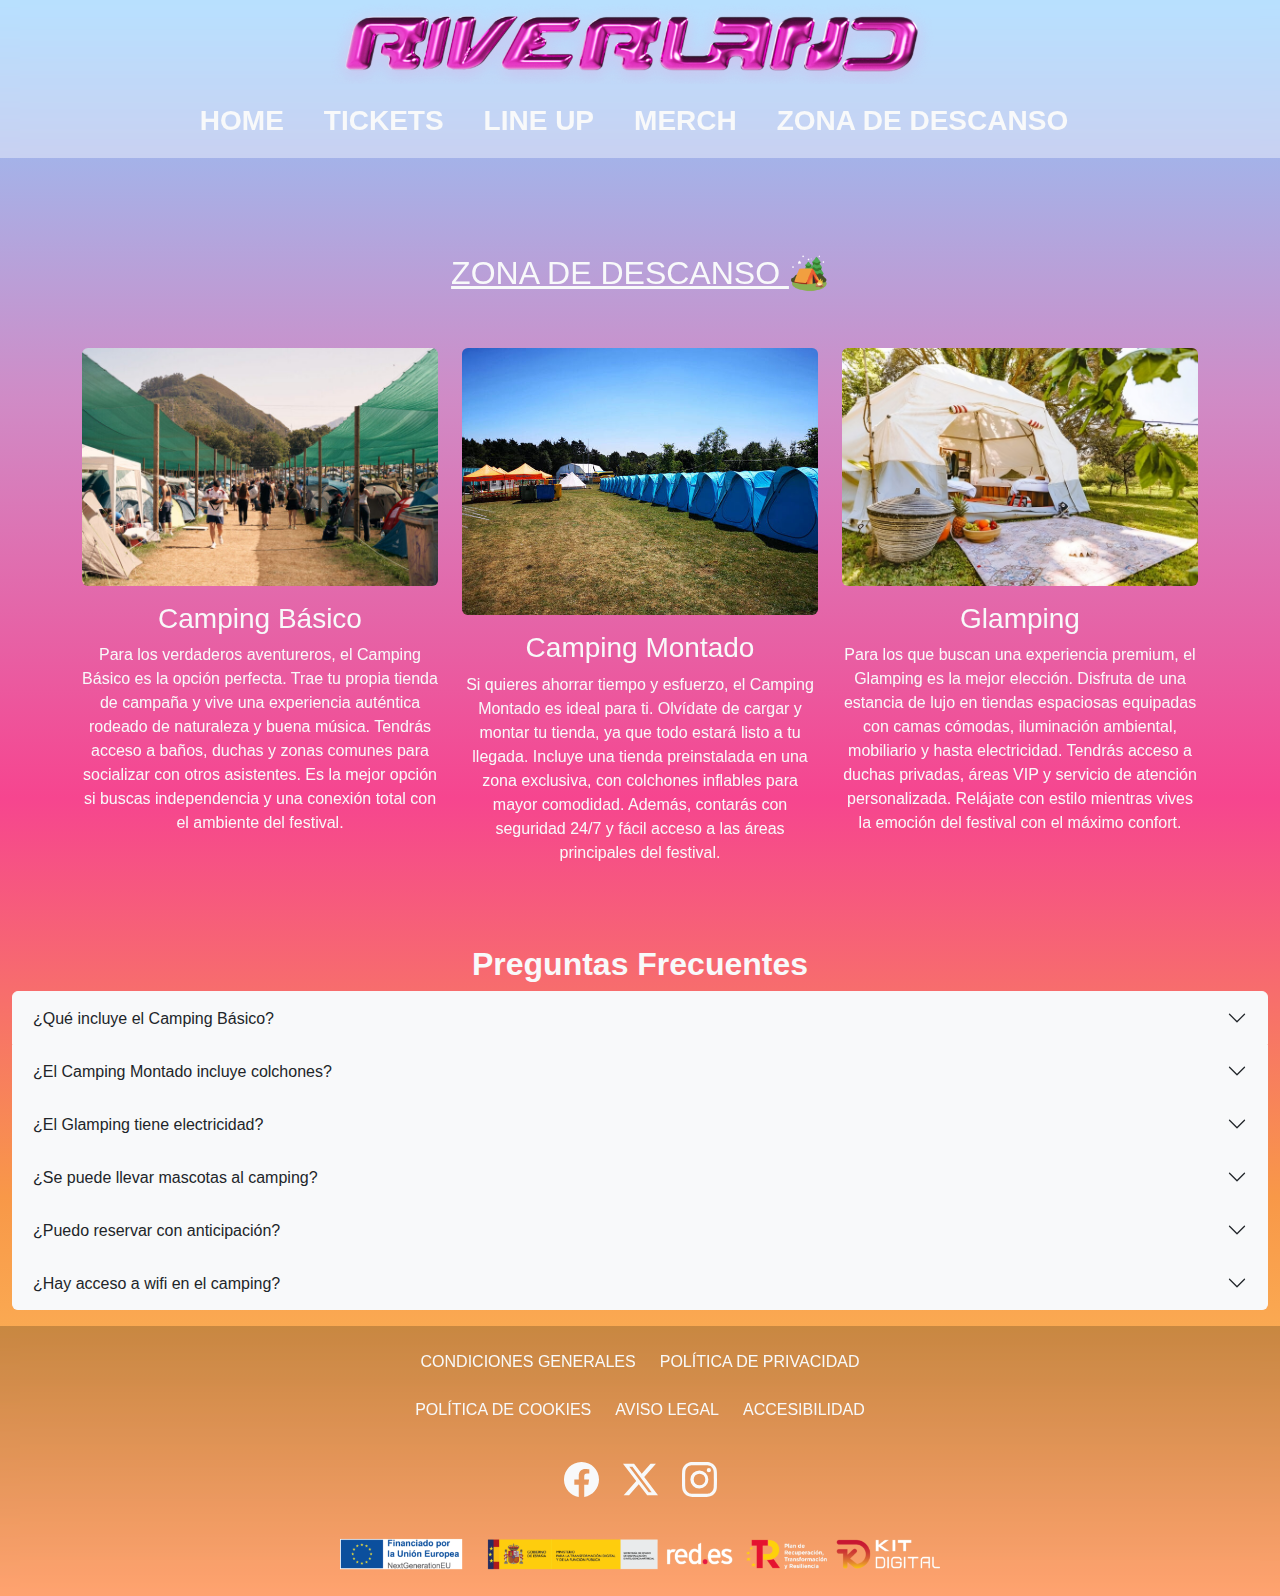
<file: portfolio/zonaDescanso.html>
<!DOCTYPE html>
<html lang="en">

<head>
    <meta charset="UTF-8">
    <meta name="viewport" content="width=device-width, initial-scale=1.0">
    <title>PROYECTO GLOBAL 2EV: RIVERLAND</title>
    <link href="https://fonts.googleapis.com/css2?family=Smooch&display=swap" rel="stylesheet">
    <link href="https://cdn.jsdelivr.net/npm/bootstrap@5.3.3/dist/css/bootstrap.min.css" rel="stylesheet"
        integrity="sha384-QWTKZyjpPEjISv5WaRU9OFeRpok6YctnYmDr5pNlyT2bRjXh0JMhjY6hW+ALEwIH" crossorigin="anonymous">
    <link rel="stylesheet" href="../css/estilos.css">
</head>

<body>
    <!-- Contenedor principal donde esta todo, con el degradado -->
    <div class="container-fluid bg-gradient-custom">
        <!-- LOGO -->
        <div class="row bg-header-custom">
            <div class="row justify-content-center sticky-top">
                <div class="col-md-6">
                    <img src="../imagenes_video/logoPrincipalPagina.png" alt="Imagen Logo Riverland" class="img-fluid">
                </div>
            </div>

            <!-- NAVBAR -->
            <div class="row sticky-top">
                <nav class="navbar navbar-expand-lg text-center">
                    <div class="container justify-content-center">
                        <button class="navbar-toggler" type="button" data-bs-toggle="collapse"
                            data-bs-target="#navbarSupportedContent" aria-controls="navbarSupportedContent"
                            aria-expanded="false" aria-label="Toggle navigation">
                            <span class="navbar-toggler-icon"></span>
                        </button>

                        <div class="collapse navbar-collapse" id="navbarSupportedContent">
                            <!-- Mx-auto para ponerlo en el centro -->
                            <ul
                                class="navbar-nav mb-2 mb-lg-0 align-content-center text-center mx-auto gap-4 bg-letraNav-custom">
                                <li class="nav-item">
                                    <a class="nav-link active text-light fs-3" aria-current="page"
                                        href="../index.html"><b>HOME</b></a>
                                </li>

                                <li class="nav-item">
                                    <a class="nav-link active text-light fs-3" aria-current="page"
                                        href="ticketsRiverland.html"><b>TICKETS</b></a>
                                </li>

                                <li class="nav-item">
                                    <a class="nav-link active text-light fs-3" aria-current="page"
                                        href="lineUpRiverland.html"><b>LINE UP</b></a>
                                </li>

                                <li class="nav-item">
                                    <a class="nav-link active text-light fs-3" aria-current="page"
                                        href="merch.html"><b>MERCH</b></a>
                                </li>

                                <li class="nav-item">
                                    <a class="nav-link active text-light fs-3" aria-current="page"
                                        href="zonaDescanso.html"><b>ZONA DE DESCANSO</b></a>
                                </li>
                            </ul>
                        </div>
                    </div>
                </nav>
            </div>
        </div>

        <!-- Información de la zona de descanso -->
        <div class="row justify-content-center pb-3 d-flex">
            <div class="col-12 align-content-center mx-auto">
                <div id="carouselExampleFade" class="carousel slide carousel-fade">
                    <div class="carousel-inner">
                        <div class="carousel-item active">
                            <div class="row">
                                <h2 class="text-center text-light mt-1 fw-lighter"><b><u>ZONA DE DESCANSO </u>🏕️</b></h2>
                            </div>

                            <!-- Sección de Niveles de Camping -->
                            <div class="container my-5">
                                <div class="row row-cols-1 row-cols-md-2 row-cols-lg-3 g-4">
                                    <!-- Nivel 1: Camping Básico -->
                                    <div class="col d-flex flex-column align-items-center">
                                        <img src="../imagenes_video/zonaDescanso1.jpg" alt="Camping Básico"
                                            class="img-fluid rounded">
                                        <div class="text-light text-center mt-3">
                                            <h3>Camping Básico</h3>
                                            <p>Para los verdaderos aventureros, el Camping Básico es la opción perfecta.
                                                Trae tu propia tienda de campaña y vive una experiencia auténtica
                                                rodeado de naturaleza y buena música.
                                                Tendrás acceso a baños, duchas y zonas comunes para socializar con otros
                                                asistentes. Es la mejor opción si buscas independencia y una conexión
                                                total con el ambiente del festival.</p>
                                        </div>
                                    </div>

                                    <!-- Nivel 2: Camping Montado -->
                                    <div class="col d-flex flex-column align-items-center">
                                        <img src="../imagenes_video/zonaDescanso2.jpg" alt="Camping Montado"
                                            class="img-fluid rounded">
                                        <div class="text-light text-center mt-3">
                                            <h3>Camping Montado</h3>
                                            <p>Si quieres ahorrar tiempo y esfuerzo, el Camping Montado es ideal para
                                                ti. Olvídate de cargar y montar tu tienda, ya que todo estará listo a tu
                                                llegada.
                                                Incluye una tienda preinstalada en una zona exclusiva, con colchones
                                                inflables para mayor comodidad. Además, contarás con seguridad 24/7 y
                                                fácil acceso a las áreas principales del festival.</p>
                                        </div>
                                    </div>

                                    <!-- Nivel 3: Glamping -->
                                    <div class="col d-flex flex-column align-items-center">
                                        <img src="../imagenes_video/zonaDescanso3.jpeg" alt="Glamping"
                                            class="img-fluid rounded">
                                        <div class="text-light text-center mt-3">
                                            <h3>Glamping</h3>
                                            <p>Para los que buscan una experiencia premium, el Glamping es la mejor
                                                elección. Disfruta de una estancia de lujo en tiendas espaciosas
                                                equipadas con camas cómodas, iluminación ambiental,
                                                mobiliario y hasta electricidad. Tendrás acceso a duchas privadas, áreas
                                                VIP y servicio de atención personalizada.
                                                Relájate con estilo mientras vives la emoción del festival con el máximo
                                                confort.</p>
                                        </div>
                                    </div>
                                </div>
                            </div>



                        </div>
                    </div>
                </div>
            </div>
        </div>

        <!-- PREGUNTAS FRECUENTES APARTADO -->
        <div class="row justify-content-center pb-3 d-flex">
            <div class="col-12 align-content-center mx-auto">
                <h2 class="text-center text-light fw-bold">Preguntas Frecuentes</h2>
                <div class="accordion" id="faqAccordion">
                    
                    <!--preg 1 -->
                    <div class="accordion-item bg-light border-light">
                        <h2 class="accordion-header">
                            <button class="accordion-button collapsed bg-light text-dark" type="button" data-bs-toggle="collapse" data-bs-target="#faq1" aria-expanded="false" aria-controls="faq1">
                                ¿Qué incluye el Camping Básico?
                            </button>
                        </h2>
                        <div id="faq1" class="accordion-collapse collapse" data-bs-parent="#faqAccordion">
                            <div class="accordion-body text-dark">
                                El Camping Básico incluye acceso a la zona de acampada, baños, duchas y áreas comunes. Debes traer tu propia tienda y equipo de camping.
                            </div>
                        </div>
                    </div>
                    
                    <!--preg2-->
                    <div class="accordion-item bg-light border-light">
                        <h2 class="accordion-header">
                            <button class="accordion-button collapsed bg-light text-dark" type="button" data-bs-toggle="collapse" data-bs-target="#faq2" aria-expanded="false" aria-controls="faq2">
                                ¿El Camping Montado incluye colchones?
                            </button>
                        </h2>
                        <div id="faq2" class="accordion-collapse collapse" data-bs-parent="#faqAccordion">
                            <div class="accordion-body text-dark">
                                Sí, el Camping Montado incluye tiendas ya instaladas con colchones inflables para mayor comodidad.
                            </div>
                        </div>
                    </div>
                    
                    <!--preg3 -->
                    <div class="accordion-item bg-light border-light">
                        <h2 class="accordion-header">
                            <button class="accordion-button collapsed bg-light text-dark" type="button" data-bs-toggle="collapse" data-bs-target="#faq3" aria-expanded="false" aria-controls="faq3">
                                ¿El Glamping tiene electricidad?
                            </button>
                        </h2>
                        <div id="faq3" class="accordion-collapse collapse" data-bs-parent="#faqAccordion">
                            <div class="accordion-body text-dark">
                                Sí, el Glamping ofrece electricidad, iluminación ambiental, mobiliario y camas cómodas para una experiencia premium.
                            </div>
                        </div>
                    </div>
            
                    <!--preg 4 -->
                    <div class="accordion-item bg-light border-light">
                        <h2 class="accordion-header">
                            <button class="accordion-button collapsed bg-light text-dark" type="button" data-bs-toggle="collapse" data-bs-target="#faq4" aria-expanded="false" aria-controls="faq4">
                                ¿Se puede llevar mascotas al camping?
                            </button>
                        </h2>
                        <div id="faq4" class="accordion-collapse collapse" data-bs-parent="#faqAccordion">
                            <div class="accordion-body text-dark">
                                Sí, las mascotas son bienvenidas, pero deben estar siempre bajo control y seguir las normativas del sitio.
                            </div>
                        </div>
                    </div>
            
                    <!--preg5 -->
                    <div class="accordion-item bg-light border-light">
                        <h2 class="accordion-header">
                            <button class="accordion-button collapsed bg-light text-dark" type="button" data-bs-toggle="collapse" data-bs-target="#faq5" aria-expanded="false" aria-controls="faq5">
                                ¿Puedo reservar con anticipación?
                            </button>
                        </h2>
                        <div id="faq5" class="accordion-collapse collapse" data-bs-parent="#faqAccordion">
                            <div class="accordion-body text-dark">
                                Sí, puedes hacer tu reserva online con anticipación para asegurar tu lugar en el camping.
                            </div>
                        </div>
                    </div>
            
                    <!-- preg6 -->
                    <div class="accordion-item bg-light border-light">
                        <h2 class="accordion-header">
                            <button class="accordion-button collapsed bg-light text-dark" type="button" data-bs-toggle="collapse" data-bs-target="#faq6" aria-expanded="false" aria-controls="faq6">
                                ¿Hay acceso a wifi en el camping?
                            </button>
                        </h2>
                        <div id="faq6" class="accordion-collapse collapse" data-bs-parent="#faqAccordion">
                            <div class="accordion-body text-dark">
                                El acceso a wifi está disponible en algunas áreas comunes, pero puede no estar disponible en las zonas de acampada.
                            </div>
                        </div>
                    </div>
            
                </div>



            </div>
        </div>




        <!-- Footer -->
        <div class="row">
            <div class="footer text-center text-lg-start bg-footer-custom footer-expand-lg">
                <!-- d-flex pa centrar enlaces -->
                <div class="container-fluid d-flex justify-content-center mt-4">
                    <div class="col-12 col-sm-10 col-md-8 col-lg-6 d-flex justify-content-center mx-auto">
                    <!-- lista -->
                        <ul class="d-flex flex-row flex-wrap justify-content-center gap-4 list-unstyled">
                            <li>
                                <a class="text-light fs-6 text-decoration-none" href="#"><b>CONDICIONES
                                        GENERALES</b></a>
                            </li>
                            <li>
                                <a class="text-light fs-6 text-decoration-none" href="#"><b>POLÍTICA DE
                                        PRIVACIDAD</b></a>
                            </li>
                            <li>
                                <a class="text-light fs-6 text-decoration-none" href="#"><b>POLÍTICA DE COOKIES</b></a>
                            </li>
                            <li>
                                <a class="text-light fs-6 text-decoration-none" href="#"><b>AVISO LEGAL</b></a>
                            </li>
                            <li>
                                <a class="text-light fs-6 text-decoration-none" href="#"><b>ACCESIBILIDAD</b></a>
                            </li>
                        </ul>
                    </div>
                </div>

                <div class="container-fluid d-flex justify-content-center mt-4">
                    <div class="col-12 col-sm-10 col-md-8 col-lg-6 d-flex justify-content-center mx-auto">
                        <ul class="d-flex flex-row gap-4 list-unstyled">
                            <!-- Iconos de redes sociales -->
                            <li>
                                <a href="https://www.facebook.com/riverlandfestoficial/?locale=es_ES"
                                    class="text-light fs-5 text-decoration-none">
                                    <svg xmlns="http://www.w3.org/2000/svg" width="35" height="35" fill="currentColor"
                                        class="bi bi-facebook" viewBox="0 0 16 16">
                                        <path
                                            d="M16 8.049c0-4.446-3.582-8.05-8-8.05C3.58 0-.002 3.603-.002 8.05c0 4.017 2.926 7.347 6.75 7.951v-5.625h-2.03V8.05H6.75V6.275c0-2.017 1.195-3.131 3.022-3.131.876 0 1.791.157 1.791.157v1.98h-1.009c-.993 0-1.303.621-1.303 1.258v1.51h2.218l-.354 2.326H9.25V16c3.824-.604 6.75-3.934 6.75-7.951" />
                                    </svg>
                                    <i class="fab fa-facebook-f"></i>
                                </a>
                            </li>
                            <li>
                                <a href="https://x.com/RVLNDFEST?ref_src=twsrc%5Egoogle%7Ctwcamp%5Eserp%7Ctwgr%5Eauthor"
                                    class="text-light fs-5 text-decoration-none">
                                    <svg xmlns="http://www.w3.org/2000/svg" width="35" height="35" fill="currentColor"
                                        class="bi bi-twitter-x" viewBox="0 0 16 16">
                                        <path
                                            d="M12.6.75h2.454l-5.36 6.142L16 15.25h-4.937l-3.867-5.07-4.425 5.07H.316l5.733-6.57L0 .75h5.063l3.495 4.633L12.601.75Zm-.86 13.028h1.36L4.323 2.145H2.865z" />
                                    </svg>
                                    <i class="fab fa-twitter"></i>
                                </a>
                            </li>
                            <li>
                                <a href="https://www.instagram.com/riverland.fest/?hl=es"
                                    class="text-light fs-5 text-decoration-none">
                                    <svg xmlns="http://www.w3.org/2000/svg" width="35" height="35" fill="currentColor"
                                        class="bi bi-instagram" viewBox="0 0 16 16">
                                        <path
                                            d="M8 0C5.829 0 5.556.01 4.703.048 3.85.088 3.269.222 2.76.42a3.9 3.9 0 0 0-1.417.923A3.9 3.9 0 0 0 .42 2.76C.222 3.268.087 3.85.048 4.7.01 5.555 0 5.827 0 8.001c0 2.172.01 2.444.048 3.297.04.852.174 1.433.372 1.942.205.526.478.972.923 1.417.444.445.89.719 1.416.923.51.198 1.09.333 1.942.372C5.555 15.99 5.827 16 8 16s2.444-.01 3.298-.048c.851-.04 1.434-.174 1.943-.372a3.9 3.9 0 0 0 1.416-.923c.445-.445.718-.891.923-1.417.197-.509.332-1.09.372-1.942C15.99 10.445 16 10.173 16 8s-.01-2.445-.048-3.299c-.04-.851-.175-1.433-.372-1.941a3.9 3.9 0 0 0-.923-1.417A3.9 3.9 0 0 0 13.24.42c-.51-.198-1.092-.333-1.943-.372C10.443.01 10.172 0 7.998 0zm-.717 1.442h.718c2.136 0 2.389.007 3.232.046.78.035 1.204.166 1.486.275.373.145.64.319.92.599s.453.546.598.92c.11.281.24.705.275 1.485.039.843.047 1.096.047 3.231s-.008 2.389-.047 3.232c-.035.78-.166 1.203-.275 1.485a2.5 2.5 0 0 1-.599.919c-.28.28-.546.453-.92.598-.28.11-.704.24-1.485.276-.843.038-1.096.047-3.232.047s-2.39-.009-3.233-.047c-.78-.036-1.203-.166-1.485-.276a2.5 2.5 0 0 1-.92-.598 2.5 2.5 0 0 1-.6-.92c-.109-.281-.24-.705-.275-1.485-.038-.843-.046-1.096-.046-3.233s.008-2.388.046-3.231c.036-.78.166-1.204.276-1.486.145-.373.319-.64.599-.92s.546-.453.92-.598c.282-.11.705-.24 1.485-.276.738-.034 1.024-.044 2.515-.045zm4.988 1.328a.96.96 0 1 0 0 1.92.96.96 0 0 0 0-1.92m-4.27 1.122a4.109 4.109 0 1 0 0 8.217 4.109 4.109 0 0 0 0-8.217m0 1.441a2.667 2.667 0 1 1 0 5.334 2.667 2.667 0 0 1 0-5.334" />
                                    </svg>
                                    <i class="fab fa-instagram"></i>
                                </a>
                            </li>
                        </ul>
                    </div>
                </div>

                <div class="container-fluid d-flex justify-content-center mt-4 mb-4">
                    <div class="col-12 col-sm-10 col-md-8 col-lg-6 d-flex justify-content-center mx-auto">
                        <img src="../imagenes_video/unionEuropea.png" class="img-fluid justify-content-center"
                            style="width: 600px; height: auto">
                    </div>
                </div>

            </div>
        </div>

    </div>

    <script src="https://cdn.jsdelivr.net/npm/bootstrap@5.3.3/dist/js/bootstrap.bundle.min.js"
        integrity="sha384-YvpcrYf0tY3lHB60NNkmXc5s9fDVZLESaAA55NDzOxhy9GkcIdslK1eN7N6jIeHz"
        crossorigin="anonymous"></script>
</body>

</html>
</file>
<file: css/estilos.css>
* {
    font-family: "Open Sans", sans-serif;
    margin: 0%;
    padding: 0px;
    box-sizing: border-box;
  }

  body {
    margin: 0 !important;
    padding: 0 !important;
}

/* PARA EL FONDO DE TODA LA PAGINA CON EL DEGRADADO */
.bg-gradient-custom {
    background: linear-gradient(to bottom, 
        #88CCFF 0%,   
        #D08BC6 25%,  
        #F6458F 50%,  
        #F89848 75%,  
        #FFCC66 100%  
    );
    /* height: 100vh;  */
    /* tipo de letra */
   
}

/* Navbar: Paque el dropdown tenga la sombra negra al desplegar */
.custom-dropdown{
    background: rgba(0, 0, 0, 0.7) !important;
}

.custom-dropdown .dropdown-item {
    color: white !important;
}

.custom-dropdown .dropdown-item:hover {
    background: rgba(255, 255, 255, 0.2) !important; 
}

.bg-letraNav-custom{
     font-family: 'Franklin Gothic Medium', 'Arial Narrow', Arial, sans-serif;
     
}

.navbar-nav .nav-link:hover {
    color: #e438c3 !important; /* cambia el color al pasar el ratón */
    text-decoration: underline; 
  }

  .navbar-nav .nav-link.active {
    color: #ffffff; 
  }
/* header y nav */
.bg-header-custom{
    position: fixed;
    z-index: 1000;
    transition: backdrop-filter 0.3s ease-in-out;
    backdrop-filter: blur(8px);
    background: rgba(255, 255, 255, 0.4);
}
/* para tener espacio entre el nav y el carousel */
.carousel-inner{
    padding-top: 250px;
}

.bg-footer-custom {
    font-family: Monospace;
    z-index: 1000;
    transition: backdrop-filter 0.3s ease-in-out;
    backdrop-filter: blur(8px);
    background: linear-gradient(to bottom, rgba(0, 0, 0, 0.2), rgba(255, 0, 153, 0.2)); /* Degradado más claro de negro a rosa fucsia */
}

.footer {
    font-family: 'Roboto', sans-serif; 
    font-weight: 100;
}

.bg-boton-custom{
    background-color: #e438c3;
}

/* MARQUEE */

/* ESTILOS ENTRADAS */
/* Estilos para personalizar las tarjetas de cada tipo de abono */

.abono-card {
    border-radius: 10px;
    padding: 15px;
    box-shadow: 0 4px 6px rgba(0, 0, 0, 0.1);
    transition: transform 0.3s ease;
}

.abono-card:hover {
    transform: translateY(-10px);
}

/* colores personalizados para los bordes y los iconos */
.abono-1 {
    border-left: 5px solid #4CAF50;
}

.abono-2 {
    border-left: 5px solid #FF5733;
}

.abono-3 {
    border-left: 5px solid #F89848;
}

.abono-4 {
    border-left: 5px solid #FFCC66;
}

.abono-5 {
    border-left: 5px solid #D08BC6;
}

.abono-6 {
    border-left: 5px solid #F6458F;
}

.abono-7 {
    border-left: 5px solid #88CCFF;
}

/* Personalización de los iconos */
.abono-1 .abono-icon {
    color: #4CAF50; 
}

.abono-2 .abono-icon {
    color: #FF5733;  
}

.abono-3 .abono-icon {
    color: #F89848; 
}

.abono-4 .abono-icon {
    color: #FFCC66; 
}

.abono-5 .abono-icon {
    color: #D08BC6;  
}

.abono-6 .abono-icon {
    color: #F6458F; 
}

.abono-7 .abono-icon {
    color: #88CCFF;  
}

/* boton compra */
.btn-success {
    background-color: #e438c3;
    border-color: #28a745;
    font-size: 1.2rem;
    padding: 12px 30px;
}

.btn-success:hover {
    background-color: #218838;
    border-color: #1e7e34;
}

/* carousel ultimas mod, que cubra poco */

 /* .carousel-item {
    height: 50vh;
    object-fit: cover;
}

.carousel-inner {
    position: relative;
}

.carousel-item img {
    position: absolute;
    top: -10%;
    left: 0;
    width: 100%;
    height: 120%;
    object-fit: cover;
}


.carousel-control-prev-icon, .carousel-control-next-icon {
    background-color: #000;
}  */
</file>
